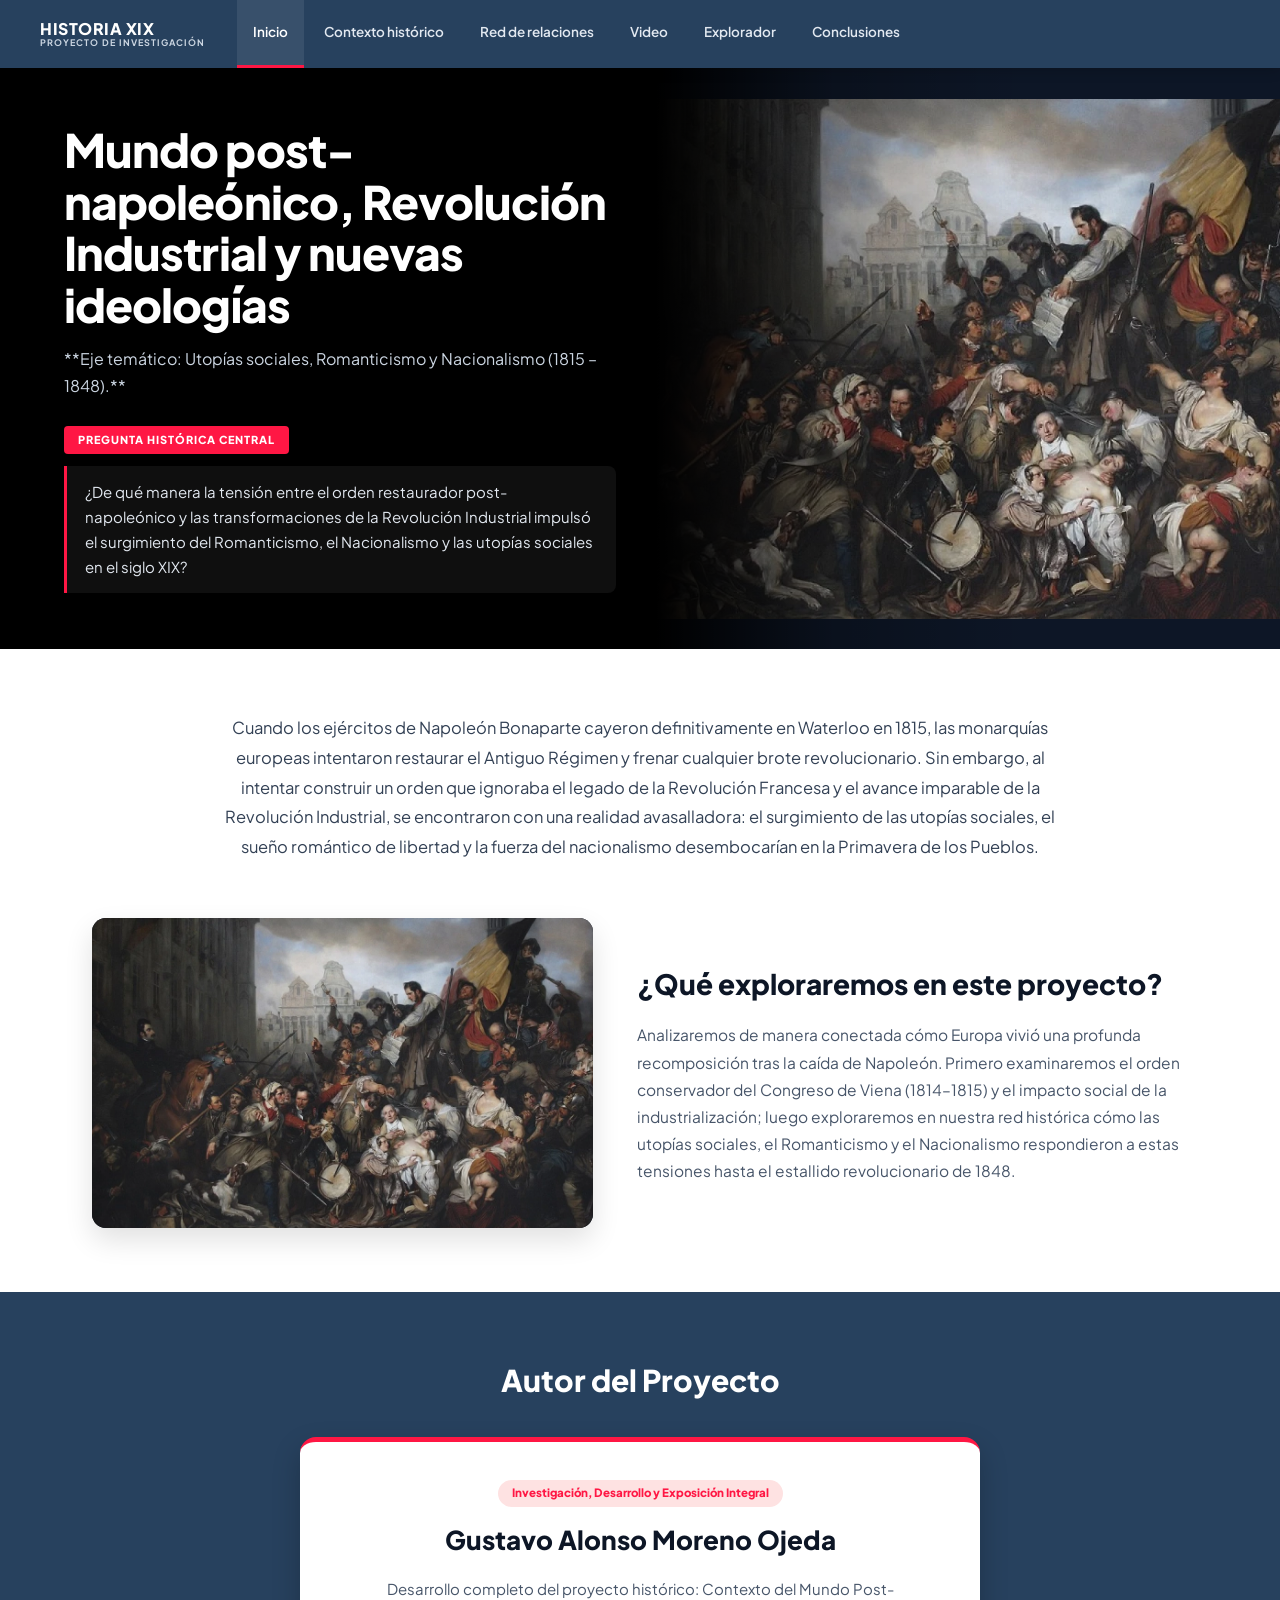
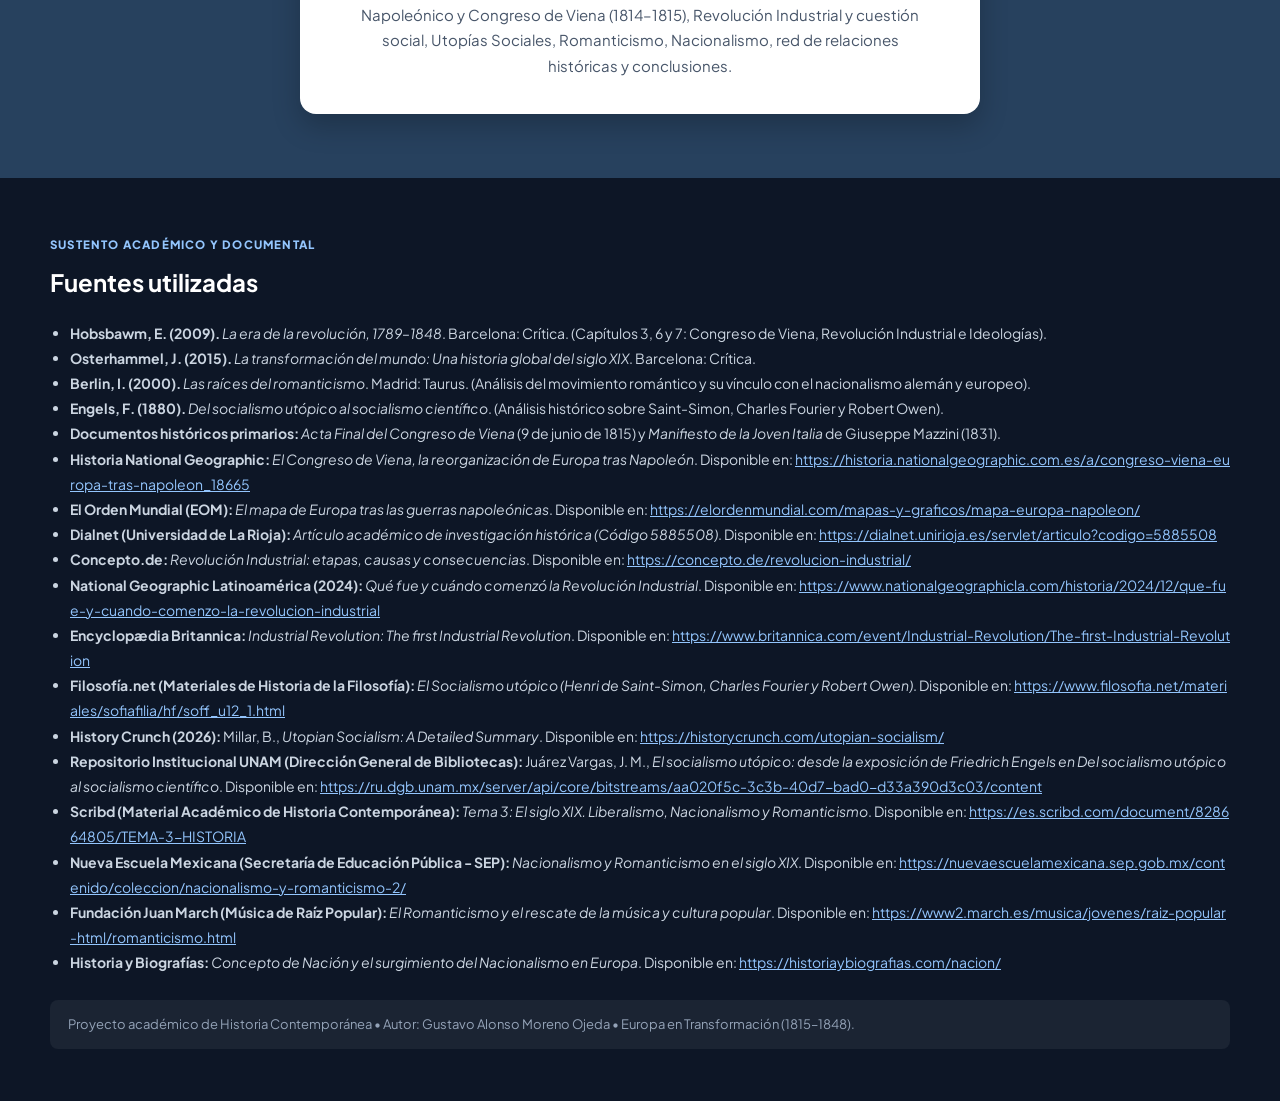
<file: index.html>
<!DOCTYPE html>
<html lang="es">
<head>
    <meta charset="UTF-8">
    <meta name="viewport" content="width=device-width, initial-scale=1.0">
    <title>Historia Conectada | Mundo Post-Napoleónico y Siglo XIX</title>
    <link rel="stylesheet" href="style.css">
    <link href="https://fonts.googleapis.com/css2?family=Plus+Jakarta+Sans:wght@400;500;600;700;800&display=swap" rel="stylesheet">
    <link rel="stylesheet" href="https://cdnjs.cloudflare.com/ajax/libs/font-awesome/6.4.0/css/all.min.css">
</head>
<body>

    <!-- BARRA DE NAVEGACIÓN SUPERIOR -->
    <header class="navbar">
        <div class="nav-left">
            <a href="#" class="logo" onclick="cambiarPagina('inicio'); return false;">
                <span class="logo-title">HISTORIA XIX</span>
                <span class="logo-sub">PROYECTO DE INVESTIGACIÓN</span>
            </a>
            <nav class="nav-links">
                <a href="#" class="nav-tab active" data-page="inicio" onclick="cambiarPagina('inicio'); return false;">Inicio</a>
                <a href="#" class="nav-tab" data-page="contexto" onclick="cambiarPagina('contexto'); return false;">Contexto histórico</a>
                <a href="#" class="nav-tab" data-page="red-historica" onclick="cambiarPagina('red-historica'); return false;">Red de relaciones</a>
                <a href="#" class="nav-tab" data-page="audiovisual" onclick="cambiarPagina('audiovisual'); return false;">Video</a>
                <a href="#" class="nav-tab" data-page="recurso-interactivo" onclick="cambiarPagina('recurso-interactivo'); return false;">Explorador</a>
                <a href="#" class="nav-tab" data-page="conclusiones" onclick="cambiarPagina('conclusiones'); return false;">Conclusiones</a>
            </nav>
        </div>
        <div class="nav-right">
            <span class="page-indicator" id="pageIndicator">PÁGINA 1 DE 6</span>
        </div>
    </header>

    <!-- CONTENEDOR PRINCIPAL DE PÁGINAS -->
    <main class="pages-wrapper">

        <!-- 1. INICIO -->
        <section id="inicio" class="page-view active-page">
            
            <!-- HERO NEGRO CON IMAGEN A LA DERECHA -->
            <div class="hero">
                <div class="hero-inner">
                    <div class="hero-left">
                        <h1 class="hero-title">Mundo post-napoleónico, Revolución Industrial y nuevas ideologías</h1>
                        <p class="hero-subtitle">**Eje temático: Utopías sociales, Romanticismo y Nacionalismo (1815 – 1848).**</p>
                        
                        <div class="hero-question-pill">
                            <span>PREGUNTA HISTÓRICA CENTRAL</span>
                        </div>
                        <p class="hero-question-text">
                            ¿De qué manera la tensión entre el orden restaurador post-napoleónico y las transformaciones de la Revolución Industrial impulsó el surgimiento del Romanticismo, el Nacionalismo y las utopías sociales en el siglo XIX?
                        </p>
                    </div>

                    <div class="hero-right">
                        <img src="portada.jpg" alt="Portada histórica" onerror="probarExtensiones(this, 'portada')">
                        <div class="hero-image-fade"></div>
                    </div>
                </div>
            </div>

            <!-- SECCIÓN BLANCA EDITORIAL -->
            <div class="intro-white-section">
                <p class="intro-centered-text">
                    Cuando los ejércitos de Napoleón Bonaparte cayeron definitivamente en Waterloo en 1815, las monarquías europeas intentaron restaurar el Antiguo Régimen y frenar cualquier brote revolucionario. Sin embargo, al intentar construir un orden que ignoraba el legado de la Revolución Francesa y el avance imparable de la Revolución Industrial, se encontraron con una realidad avasalladora: el surgimiento de las utopías sociales, el sueño romántico de libertad y la fuerza del nacionalismo desembocarían en la Primavera de los Pueblos.
                </p>

                <div class="intro-split-grid">
                    <div class="intro-split-img">
                        <img src="portada.jpg" alt="Europa después de Napoleón" onerror="probarExtensiones(this, 'portada')">
                    </div>
                    <div class="intro-split-text">
                        <h2>¿Qué exploraremos en este proyecto?</h2>
                        <p>
                            Analizaremos de manera conectada cómo Europa vivió una profunda recomposición tras la caída de Napoleón. Primero examinaremos el orden conservador del Congreso de Viena (1814–1815) y el impacto social de la industrialización; luego exploraremos en nuestra red histórica cómo las utopías sociales, el Romanticismo y el Nacionalismo respondieron a estas tensiones hasta el estallido revolucionario de 1848.
                        </p>
                    </div>
                </div>
            </div>

            <!-- FRANJA AZUL PIZARRA CON EL AUTOR DEL PROYECTO -->
            <div class="members-blue-section">
                <h2 class="members-section-title">Autor del Proyecto</h2>

                <div class="author-single-wrapper">
                    <div class="author-card-clean">
                        <span class="member-tag">Investigación, Desarrollo y Exposición Integral</span>
                        <h3>Gustavo Alonso Moreno Ojeda</h3>
                        <p>
                            Desarrollo completo del proyecto histórico: Contexto del Mundo Post-Napoleónico y Congreso de Viena (1814–1815), Revolución Industrial y cuestión social, Utopías Sociales, Romanticismo, Nacionalismo, red de relaciones históricas y conclusiones.
                        </p>
                    </div>
                </div>
            </div>

        </section>

        <!-- 2. CONTEXTO HISTÓRICO (Todo en fondo blanco editorial + 4 Cuadros) -->
        <section id="contexto" class="page-view section-container">
            <div class="section-header context-editorial-intro">
                <h2 class="context-main-title">Contexto histórico y problema estudiado</h2>

                <div class="context-white-body">
                    <h3 class="context-subtitle">El periodo histórico (1814–1848)</h3>
                    <p>
                        Entre 1814 y 1848 Europa atravesó una etapa decisiva de transición entre el orden monárquico tradicional y la modernidad política y económica. Tras veinticinco años de guerras revolucionarias y expansión imperial bajo Napoleón Bonaparte, las potencias vencedoras (Reino Unido, Austria, Rusia y Prusia) convocaron el Congreso de Viena (1814–1815) para inaugurar el llamado mundo post-napoleónico. Guiados por principios de legitimidad dinástica y equilibrio de poderes, los diplomáticos rediseñaron las fronteras del continente y conformaron alianzas conservadoras, como la Santa Alianza, con el propósito de impedir la hegemonía de cualquier nación y reprimir las ideas heredadas de la Revolución Francesa.
                    </p>
                    <p>
                        Sin embargo, al mismo tiempo que los gobiernos intentaban estabilizar el mapa político desde arriba, Europa experimentaba una acelerada transformación desde abajo. La expansión de la Revolución Industrial desde Gran Bretaña hacia el continente modificó las formas de producir, aceleró el crecimiento de las ciudades, consolidó el poder económico de la burguesía y dio origen a una numerosa clase obrera urbana que vivía en condiciones de extrema precariedad.
                    </p>

                    <h3 class="context-subtitle">El problema estudiado</h3>
                    <p>
                        El problema central de este periodo radica en la profunda contradicción entre el orden diplomático impuesto en Viena y las nuevas fuerzas sociales, económicas y culturales del siglo XIX. Por un lado, las fronteras trazadas por las monarquías ignoraron la identidad lingüística, histórica y cultural de millones de habitantes, dejando divididos a pueblos como el alemán y el italiano, o sometidos bajo imperios multinacionales como el austriaco, el ruso y el otomano. Por otro lado, el avance desregulado de la industrialización generó una aguda cuestión social marcada por jornadas laborales extenuantes, bajos salarios y ausencia de derechos para los trabajadores.
                    </p>
                    <p>
                        Frente a esta doble crisis surgieron tres grandes respuestas que definieron la época: las utopías sociales, impulsadas por pensadores como Saint-Simon, Charles Fourier y Robert Owen, quienes propusieron comunidades cooperativas y una organización más justa del trabajo; el Romanticismo, que reaccionó contra el racionalismo frío y la mecanización exaltando la libertad creadora, las emociones y el valor de las tradiciones populares; y el Nacionalismo, que convirtió la identidad cultural de cada pueblo en una exigencia política de soberanía y autodeterminación. La convergencia de estas corrientes alimentó las oleadas revolucionarias de 1820, 1830 y 1848, poniendo en jaque definitivo el sistema de la Restauración.
                    </p>

                    <p class="context-cta-line">
                        Haz clic en cualquiera de los 4 cuadros para explorar el desarrollo completo de cada eje:
                    </p>
                </div>
            </div>

            <!-- 4 CUADROS INTERACTIVOS CON IMAGEN Y RESUMEN BREVE -->
            <div class="context-grid-4">
                <article class="topic-card" onclick="abrirDetalleTema('postnapoleonico')">
                    <div class="topic-card-img">
                        <img src="tema_napoleon.jpg" alt="Mundo Post-Napoleónico" onerror="probarExtensiones(this, 'tema_napoleon')">
                        <span class="topic-badge">01 • MUNDO POST-NAPOLEÓNICO</span>
                    </div>
                    <div class="topic-card-body">
                        <h3>El Congreso de Viena (1814–1815) y el Equilibrio de Poder</h3>
                        <p>La cumbre diplomática en el Palacio del Hofburg liderada por Castlereagh, Metternich, Talleyrand y el zar Alejandro I tras la caída de Napoleón.</p>
                        <span class="topic-link">Explorar tema completo <i class="fa-solid fa-arrow-right"></i></span>
                    </div>
                </article>

                <article class="topic-card" onclick="abrirDetalleTema('industrial')">
                    <div class="topic-card-img">
                        <img src="tema_industria.jpg" alt="Revolución Industrial" onerror="probarExtensiones(this, 'tema_industria')">
                        <span class="topic-badge">02 • REVOLUCIÓN INDUSTRIAL</span>
                    </div>
                    <div class="topic-card-body">
                        <h3>Fábricas, Vapor y Cuestión Social</h3>
                        <p>La mecanización productiva, el nacimiento del proletariado urbano y las duras condiciones laborales del capitalismo fabril.</p>
                        <span class="topic-link">Explorar tema completo <i class="fa-solid fa-arrow-right"></i></span>
                    </div>
                </article>

                <article class="topic-card" onclick="abrirDetalleTema('utopias')">
                    <div class="topic-card-img">
                        <img src="tema_utopias.jpg" alt="Utopías Sociales" onerror="probarExtensiones(this, 'tema_utopias')">
                        <span class="topic-badge">03 • UTOPÍAS SOCIALES</span>
                    </div>
                    <div class="topic-card-body">
                        <h3>Alternativas frente al Capitalismo</h3>
                        <p>Las propuestas comunitarias de Saint-Simon, Fourier y Owen para humanizar el trabajo y construir sociedades justas.</p>
                        <span class="topic-link">Explorar tema completo <i class="fa-solid fa-arrow-right"></i></span>
                    </div>
                </article>

                <article class="topic-card" onclick="abrirDetalleTema('romanticismo')">
                    <div class="topic-card-img">
                        <img src="tema_romanticismo.jpg" alt="Romanticismo y Nacionalismo" onerror="probarExtensiones(this, 'tema_romanticismo')">
                        <span class="topic-badge">04 • ROMANTICISMO Y NACIONALISMO</span>
                    </div>
                    <div class="topic-card-body">
                        <h3>Sentimiento, Identidad y Revolución</h3>
                        <p>La exaltación de la libertad individual y el espíritu de los pueblos (Volksgeist) que impulsó las revoluciones de 1820 a 1848.</p>
                        <span class="topic-link">Explorar tema completo <i class="fa-solid fa-arrow-right"></i></span>
                    </div>
                </article>
            </div>
        </section>

        <!-- VISTA DETALLADA DE CADA TEMA -->
        <section id="detalle-tema" class="page-view section-container wide-page">
            <div class="detail-top-bar">
                <button class="back-topics-btn" onclick="cambiarPagina('contexto')">
                    <i class="fa-solid fa-arrow-left"></i> Volver a los 4 ejes del Contexto Histórico
                </button>
            </div>

            <article class="topic-full-article" id="topicFullContainer"></article>
        </section>

        <!-- 3. RED INTERACTIVA DE RELACIONES HISTÓRICAS (DISEÑO EDITORIAL DE 4 COLUMNAS CAUSALES) -->
        <section id="red-historica" class="page-view section-container wide-page">
            <div class="section-header">
                <h2>Red interactiva de relaciones históricas</h2>
                <p class="section-desc">
                    Selecciona cualquier nodo del mapa para visualizar cómo se articulan las causas estructurales, los actores históricos, los acontecimientos clave y las consecuencias ideológicas y políticas entre 1814 y 1848.
                </p>
            </div>

            <!-- TABLERO RELACIONAL EN 4 COLUMNAS -->
            <div class="causal-board" id="networkCanvas">
                <svg class="causal-svg" id="networkLines"></svg>

                <div class="causal-columns" id="nodesContainer"></div>
            </div>

            <!-- PANEL DE ANÁLISIS DETALLADO DEBAJO DEL MAPA -->
            <div class="causal-detail-panel" id="networkDetail">
                <div class="causal-detail-header">
                    <div>
                        <span class="detail-badge" id="detailType">CAUSA ESTRUCTURAL</span>
                        <h3 id="detailTitle">Caída de Napoleón y Restauración</h3>
                        <span class="detail-period" id="detailPeriod">1814 – 1815 • Europa Post-Napoleónica</span>
                    </div>
                    <div class="detail-source-tag" id="detailSource">
                        Fuente: Hobsbawm (2009) / Acta Final de Viena (1815)
                    </div>
                </div>

                <p class="causal-detail-desc" id="detailDesc"></p>

                <div class="causal-links-grid" id="detailConnections"></div>
            </div>
        </section>

        <!-- 4. PRODUCCIÓN AUDIOVISUAL INTEGRADA + VIDEOS RECOMENDADOS -->
        <section id="audiovisual" class="page-view section-container wide-page">
            <div class="section-header" style="text-align: center;">
                <h2>Entrevista histórica: Voces del Siglo XIX (1814–1848)</h2>
                <p class="section-desc" style="margin: 8px auto 0;">Diálogo de preguntas y respuestas con cuatro protagonistas clave —Klemens von Metternich, un obrero textil de Manchester, Robert Owen y Giuseppe Mazzini— para responder a la pregunta central de esta investigación.</p>
            </div>

            <!-- VIDEO CENTRADO Y LIMPIO (DESDE GOOGLE DRIVE) -->
            <div class="video-center-wrapper">
                <div class="video-placeholder" id="videoContainer">
                    <iframe src="https://drive.google.com/file/d/17T6R74Y1khU-YQ6JDqPJ3XFawSlQYVWX/preview" allow="autoplay; fullscreen" allowfullscreen></iframe>
                </div>
            </div>

            <!-- ESPACIO INFERIOR: VIDEOS DE YOUTUBE PARA ENTENDER MÁS CADA TEMA -->
            <div class="youtube-library-section">
                <div class="section-header">
                    <span class="section-kicker">RECURSOS DE APOYO PARA APRENDER MÁS</span>
                    <h2>Videos recomendados para comprender mejor cada tema</h2>
                    <p class="section-desc">Si deseas profundizar en los contenidos de esta investigación, aquí tienes una selección de videos explicativos divididos por cada eje temático.</p>
                </div>

                <!-- MUNDO POST-NAPOLEÓNICO -->
                <div class="yt-topic-block">
                    <div class="yt-topic-header">
                        <h3>Mundo Post-Napoleónico</h3>
                        <p>La caída de Napoleón, el equilibrio de poderes en 1814–1815 y la Europa de la Restauración.</p>
                    </div>
                    <div class="yt-videos-grid">
                        <div class="yt-card">
                            <div class="yt-embed-box">
                                <iframe src="https://www.youtube.com/embed/ypKxEuZZFL0" title="Video 1 Mundo Post-Napoleónico" allowfullscreen></iframe>
                            </div>
                        </div>

                        <div class="yt-card">
                            <div class="yt-embed-box">
                                <iframe src="https://www.youtube.com/embed/-NW9rv7Idz4" title="Video 2 Mundo Post-Napoleónico" allowfullscreen></iframe>
                            </div>
                        </div>

                        <div class="yt-card">
                            <div class="yt-embed-box">
                                <iframe src="https://www.youtube.com/embed/e11QVKz-0LU" title="Video 3 Mundo Post-Napoleónico" allowfullscreen></iframe>
                            </div>
                        </div>
                    </div>
                </div>

                <!-- REVOLUCIÓN INDUSTRIAL -->
                <div class="yt-topic-block">
                    <div class="yt-topic-header">
                        <h3>Revolución Industrial</h3>
                        <p>La máquina de vapor, el surgimiento de las fábricas, el ferrocarril y la cuestión social.</p>
                    </div>
                    <div class="yt-videos-grid">
                        <div class="yt-card">
                            <div class="yt-embed-box">
                                <iframe src="https://www.youtube.com/embed/XerUPdM-fRo" title="Video 1 Revolución Industrial" allowfullscreen></iframe>
                            </div>
                        </div>

                        <div class="yt-card">
                            <div class="yt-embed-box">
                                <iframe src="https://www.youtube.com/embed/KdknJfxL8kU" title="Video 2 Revolución Industrial" allowfullscreen></iframe>
                            </div>
                        </div>

                        <div class="yt-card">
                            <div class="yt-embed-box">
                                <iframe src="https://www.youtube.com/embed/3LQAnFEADl4?start=1" title="Video 3 Revolución Industrial" allowfullscreen></iframe>
                            </div>
                        </div>
                    </div>
                </div>

               
                <div class="yt-topic-block">
                    <div class="yt-topic-header">
                        <h3>Utopías Sociales</h3>
                        <p>Las propuestas cooperativas y comunitarias de Robert Owen, Charles Fourier y Saint-Simon.</p>
                    </div>
                    <div class="yt-videos-grid">
                        <div class="yt-card">
                            <div class="yt-embed-box">
                                <iframe src="https://www.youtube.com/embed/8f0CWniL_zQ" title="Video 1 Utopías Sociales" allowfullscreen></iframe>
                            </div>
                        </div>

                        <div class="yt-card">
                            <div class="yt-embed-box">
                                <iframe src="https://www.youtube.com/embed/XCE_UxIU9FQ" title="Video 2 Utopías Sociales" allowfullscreen></iframe>
                            </div>
                        </div>

                        <div class="yt-card">
                            <div class="yt-embed-box">
                                <iframe src="https://www.youtube.com/embed/hgHJWEbkjDo" title="Video 3 Utopías Sociales" allowfullscreen></iframe>
                            </div>
                        </div>
                    </div>
                </div>

               
                <div class="yt-topic-block">
                    <div class="yt-topic-header">
                        <h3>Romanticismo y Nacionalismo</h3>
                        <p>El espíritu de los pueblos (Volksgeist), la libertad artística y las revoluciones de 1820 a 1848.</p>
                    </div>
                    <div class="yt-videos-grid">
                        <div class="yt-card">
                            <div class="yt-embed-box">
                                <iframe src="https://www.youtube.com/embed/gDl5Pz48Tdc" title="Video 1 Romanticismo y Nacionalismo" allowfullscreen></iframe>
                            </div>
                        </div>

                        <div class="yt-card">
                            <div class="yt-embed-box">
                                <iframe src="https://www.youtube.com/embed/AGLu3hEExMw" title="Video 2 Romanticismo y Nacionalismo" allowfullscreen></iframe>
                            </div>
                        </div>

                        <div class="yt-card">
                            <div class="yt-embed-box">
                                <iframe src="https://www.youtube.com/embed/DQ3cj6U_t3I" title="Video 3 Romanticismo y Nacionalismo" allowfullscreen></iframe>
                            </div>
                        </div>
                    </div>
                </div>
            </div>
        </section>

        <!-- RECURSO INTERACTIVO ADICIONAL (LÍNEA DE TIEMPO CLARA Y COMPARADOR DE CORRIENTES) -->
        <section id="recurso-interactivo" class="page-view section-container">
            <div class="section-header">
                <h2>Explorador cronológico y comparador de corrientes</h2>
                <p class="section-desc">
                    Recorre paso a paso los acontecimientos clave entre 1814 y 1848 o selecciona una corriente del siglo XIX para comparar sus ideas principales, protagonistas y legado histórico.
                </p>
            </div>

            <!-- LÍNEA DE TIEMPO INTERACTIVA -->
            <div class="explorer-section-block">
                <div class="explorer-block-header">
                    <h3>1. Línea de tiempo del periodo (1814 – 1848)</h3>
                    <div class="timeline-pills">
                        <button class="tl-pill-btn active" onclick="filtrarCronologia('todos', this)">Todos (9)</button>
                        <button class="tl-pill-btn" onclick="filtrarCronologia('restauracion', this)">Mundo Post-Napoleónico</button>
                        <button class="tl-pill-btn" onclick="filtrarCronologia('industria', this)">Revolución Industrial y Utopías</button>
                        <button class="tl-pill-btn" onclick="filtrarCronologia('nacionalismo', this)">Romanticismo y Nacionalismo</button>
                    </div>
                </div>

                <div class="timeline-list" id="timelineContainer"></div>
            </div>

            <!-- COMPARADOR DE CORRIENTES -->
            <div class="comparator-box">
                <div class="comparator-top">
                    <div>
                        <h3>2. Comparador de corrientes ideológicas y culturales</h3>
                        <p class="comp-subtitle">Selecciona una corriente para ver a qué problema respondía, quiénes la impulsaron y cuál fue su aporte:</p>
                    </div>
                    <div class="comparator-buttons">
                        <button class="comp-btn active" onclick="compararCorriente('romanticismo', this)">Romanticismo</button>
                        <button class="comp-btn" onclick="compararCorriente('nacionalismo', this)">Nacionalismo</button>
                        <button class="comp-btn" onclick="compararCorriente('utopias', this)">Utopías Sociales</button>
                    </div>
                </div>

                <div class="comparator-result" id="comparatorResult"></div>
            </div>
        </section>

        <!-- CONCLUSIONES -->
        <section id="conclusiones" class="page-view section-container">
            <div class="section-header">
                <h2>Conclusiones de la investigación</h2>
            </div>
            <div class="conclusions-box">
                <h3>Respuesta fundamentada a la pregunta histórica central</h3>
                <p><strong>1. El equilibrio estatal frente a los derechos de los pueblos:</strong> Como demostró el Congreso de Viena (1814–1815), la diplomacia de Castlereagh, Metternich, Talleyrand y Alejandro I logró evitar grandes guerras entre potencias durante décadas, pero lo hizo prescindiendo de los derechos nacionales y democráticos de los pueblos, provocando constantes revoluciones internas.</p>
                <p><strong>2. Respuestas ideológicas frente a la doble transformación:</strong> Las nuevas corrientes del periodo nacieron como respuestas directas a estas tensiones. Frente a la explotación fabril de la Revolución Industrial surgieron las <strong>utopías sociales</strong> buscando justicia comunitaria; frente al mecanicismo frío nació el <strong>Romanticismo</strong> reivindicando la subjetividad y las raíces culturales; y frente a las fronteras trazadas en Viena emergió el <strong>Nacionalismo</strong>, convirtiendo la identidad cultural en un proyecto político de soberanía.</p>
                <p><strong>3. Legado hacia la modernidad:</strong> Aunque las revoluciones de 1848 fueron reprimidas en el corto plazo, consolidaron la agenda política del mundo contemporáneo: los derechos laborales, la participación ciudadana, el Estado-nación (culminando en las unificaciones de Italia en 1861 y Alemania en 1871) y la sensibilidad artística moderna.</p>
            </div>
        </section>

    </main>

    <!-- FUENTES BIBLIOGRÁFICAS (Siempre en la parte inferior) -->
    <footer class="sources-footer">
        <div class="footer-inner">
            <span class="section-kicker" style="color:#93c5fd;">SUSTENTO ACADÉMICO Y DOCUMENTAL</span>
            <h3>Fuentes utilizadas</h3>
            <ul class="sources-list">
                <li><strong>Hobsbawm, E. (2009).</strong> <em>La era de la revolución, 1789–1848</em>. Barcelona: Crítica. (Capítulos 3, 6 y 7: Congreso de Viena, Revolución Industrial e Ideologías).</li>
                <li><strong>Osterhammel, J. (2015).</strong> <em>La transformación del mundo: Una historia global del siglo XIX</em>. Barcelona: Crítica.</li>
                <li><strong>Berlin, I. (2000).</strong> <em>Las raíces del romanticismo</em>. Madrid: Taurus. (Análisis del movimiento romántico y su vínculo con el nacionalismo alemán y europeo).</li>
                <li><strong>Engels, F. (1880).</strong> <em>Del socialismo utópico al socialismo científico</em>. (Análisis histórico sobre Saint-Simon, Charles Fourier y Robert Owen).</li>
                <li><strong>Documentos históricos primarios:</strong> <em>Acta Final del Congreso de Viena</em> (9 de junio de 1815) y <em>Manifiesto de la Joven Italia</em> de Giuseppe Mazzini (1831).</li>
                <li><strong>Historia National Geographic:</strong> <em>El Congreso de Viena, la reorganización de Europa tras Napoleón</em>. Disponible en: <a href="https://historia.nationalgeographic.com.es/a/congreso-viena-europa-tras-napoleon_18665" target="_blank" rel="noopener noreferrer">https://historia.nationalgeographic.com.es/a/congreso-viena-europa-tras-napoleon_18665</a></li>
                <li><strong>El Orden Mundial (EOM):</strong> <em>El mapa de Europa tras las guerras napoleónicas</em>. Disponible en: <a href="https://elordenmundial.com/mapas-y-graficos/mapa-europa-napoleon/" target="_blank" rel="noopener noreferrer">https://elordenmundial.com/mapas-y-graficos/mapa-europa-napoleon/</a></li>
                <li><strong>Dialnet (Universidad de La Rioja):</strong> <em>Artículo académico de investigación histórica (Código 5885508)</em>. Disponible en: <a href="https://dialnet.unirioja.es/servlet/articulo?codigo=5885508" target="_blank" rel="noopener noreferrer">https://dialnet.unirioja.es/servlet/articulo?codigo=5885508</a></li>
                <li><strong>Concepto.de:</strong> <em>Revolución Industrial: etapas, causas y consecuencias</em>. Disponible en: <a href="https://concepto.de/revolucion-industrial/" target="_blank" rel="noopener noreferrer">https://concepto.de/revolucion-industrial/</a></li>
                <li><strong>National Geographic Latinoamérica (2024):</strong> <em>Qué fue y cuándo comenzó la Revolución Industrial</em>. Disponible en: <a href="https://www.nationalgeographicla.com/historia/2024/12/que-fue-y-cuando-comenzo-la-revolucion-industrial" target="_blank" rel="noopener noreferrer">https://www.nationalgeographicla.com/historia/2024/12/que-fue-y-cuando-comenzo-la-revolucion-industrial</a></li>
                <li><strong>Encyclopædia Britannica:</strong> <em>Industrial Revolution: The first Industrial Revolution</em>. Disponible en: <a href="https://www.britannica.com/event/Industrial-Revolution/The-first-Industrial-Revolution" target="_blank" rel="noopener noreferrer">https://www.britannica.com/event/Industrial-Revolution/The-first-Industrial-Revolution</a></li>
                <li><strong>Filosofía.net (Materiales de Historia de la Filosofía):</strong> <em>El Socialismo utópico (Henri de Saint-Simon, Charles Fourier y Robert Owen)</em>. Disponible en: <a href="https://www.filosofia.net/materiales/sofiafilia/hf/soff_u12_1.html" target="_blank" rel="noopener noreferrer">https://www.filosofia.net/materiales/sofiafilia/hf/soff_u12_1.html</a></li>
                <li><strong>History Crunch (2026):</strong> Millar, B., <em>Utopian Socialism: A Detailed Summary</em>. Disponible en: <a href="https://historycrunch.com/utopian-socialism/" target="_blank" rel="noopener noreferrer">https://historycrunch.com/utopian-socialism/</a></li>
                <li><strong>Repositorio Institucional UNAM (Dirección General de Bibliotecas):</strong> Juárez Vargas, J. M., <em>El socialismo utópico: desde la exposición de Friedrich Engels en Del socialismo utópico al socialismo científico</em>. Disponible en: <a href="https://ru.dgb.unam.mx/server/api/core/bitstreams/aa020f5c-3c3b-40d7-bad0-d33a390d3c03/content" target="_blank" rel="noopener noreferrer">https://ru.dgb.unam.mx/server/api/core/bitstreams/aa020f5c-3c3b-40d7-bad0-d33a390d3c03/content</a></li>
                <li><strong>Scribd (Material Académico de Historia Contemporánea):</strong> <em>Tema 3: El siglo XIX. Liberalismo, Nacionalismo y Romanticismo</em>. Disponible en: <a href="https://es.scribd.com/document/828664805/TEMA-3-HISTORIA" target="_blank" rel="noopener noreferrer">https://es.scribd.com/document/828664805/TEMA-3-HISTORIA</a></li>
                <li><strong>Nueva Escuela Mexicana (Secretaría de Educación Pública - SEP):</strong> <em>Nacionalismo y Romanticismo en el siglo XIX</em>. Disponible en: <a href="https://nuevaescuelamexicana.sep.gob.mx/contenido/coleccion/nacionalismo-y-romanticismo-2/" target="_blank" rel="noopener noreferrer">https://nuevaescuelamexicana.sep.gob.mx/contenido/coleccion/nacionalismo-y-romanticismo-2/</a></li>
                <li><strong>Fundación Juan March (Música de Raíz Popular):</strong> <em>El Romanticismo y el rescate de la música y cultura popular</em>. Disponible en: <a href="https://www2.march.es/musica/jovenes/raiz-popular-html/romanticismo.html" target="_blank" rel="noopener noreferrer">https://www2.march.es/musica/jovenes/raiz-popular-html/romanticismo.html</a></li>
                <li><strong>Historia y Biografías:</strong> <em>Concepto de Nación y el surgimiento del Nacionalismo en Europa</em>. Disponible en: <a href="https://historiaybiografias.com/nacion/" target="_blank" rel="noopener noreferrer">https://historiaybiografias.com/nacion/</a></li>
            </ul>

            <div class="ai-disclosure">
                Proyecto académico de Historia Contemporánea • Autor: Gustavo Alonso Moreno Ojeda • Europa en Transformación (1815–1848).
            </div>
        </div>
    </footer>

    <script src="script.js"></script>
</body>
</html>
</file>
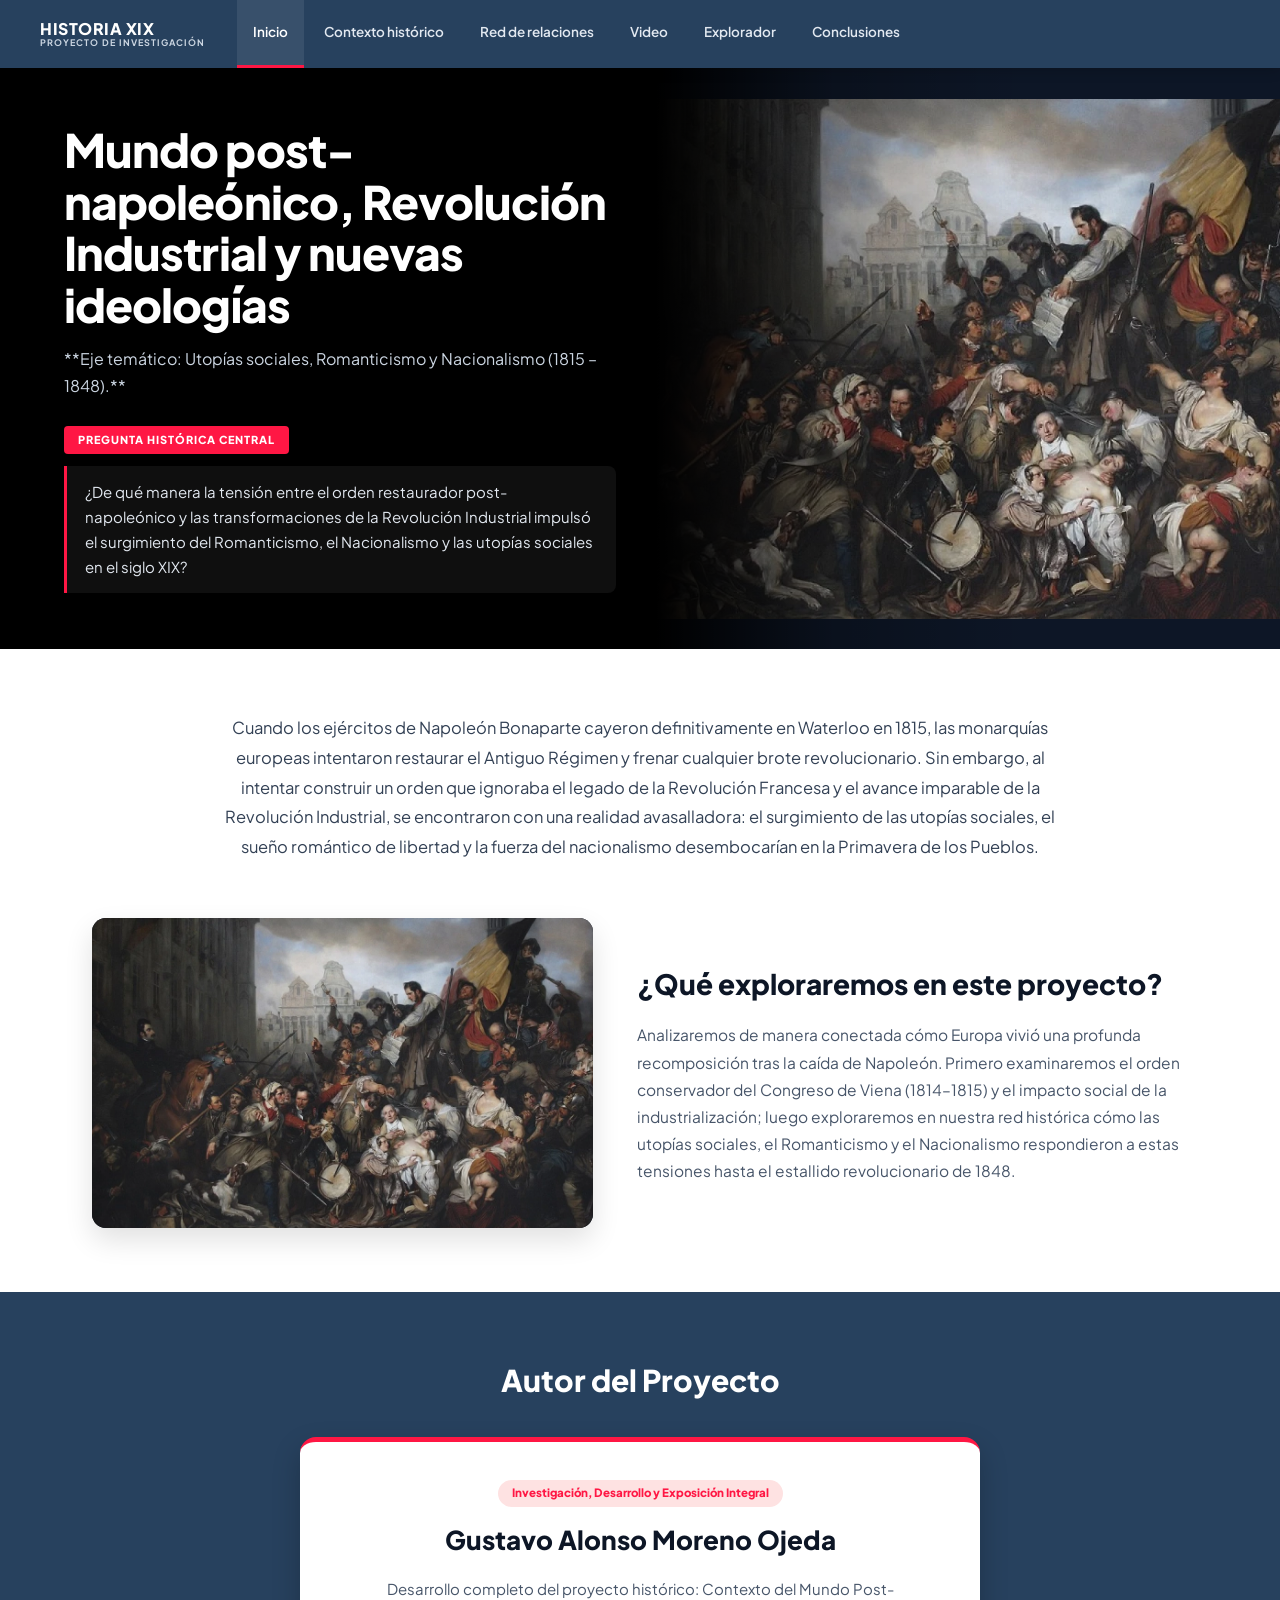
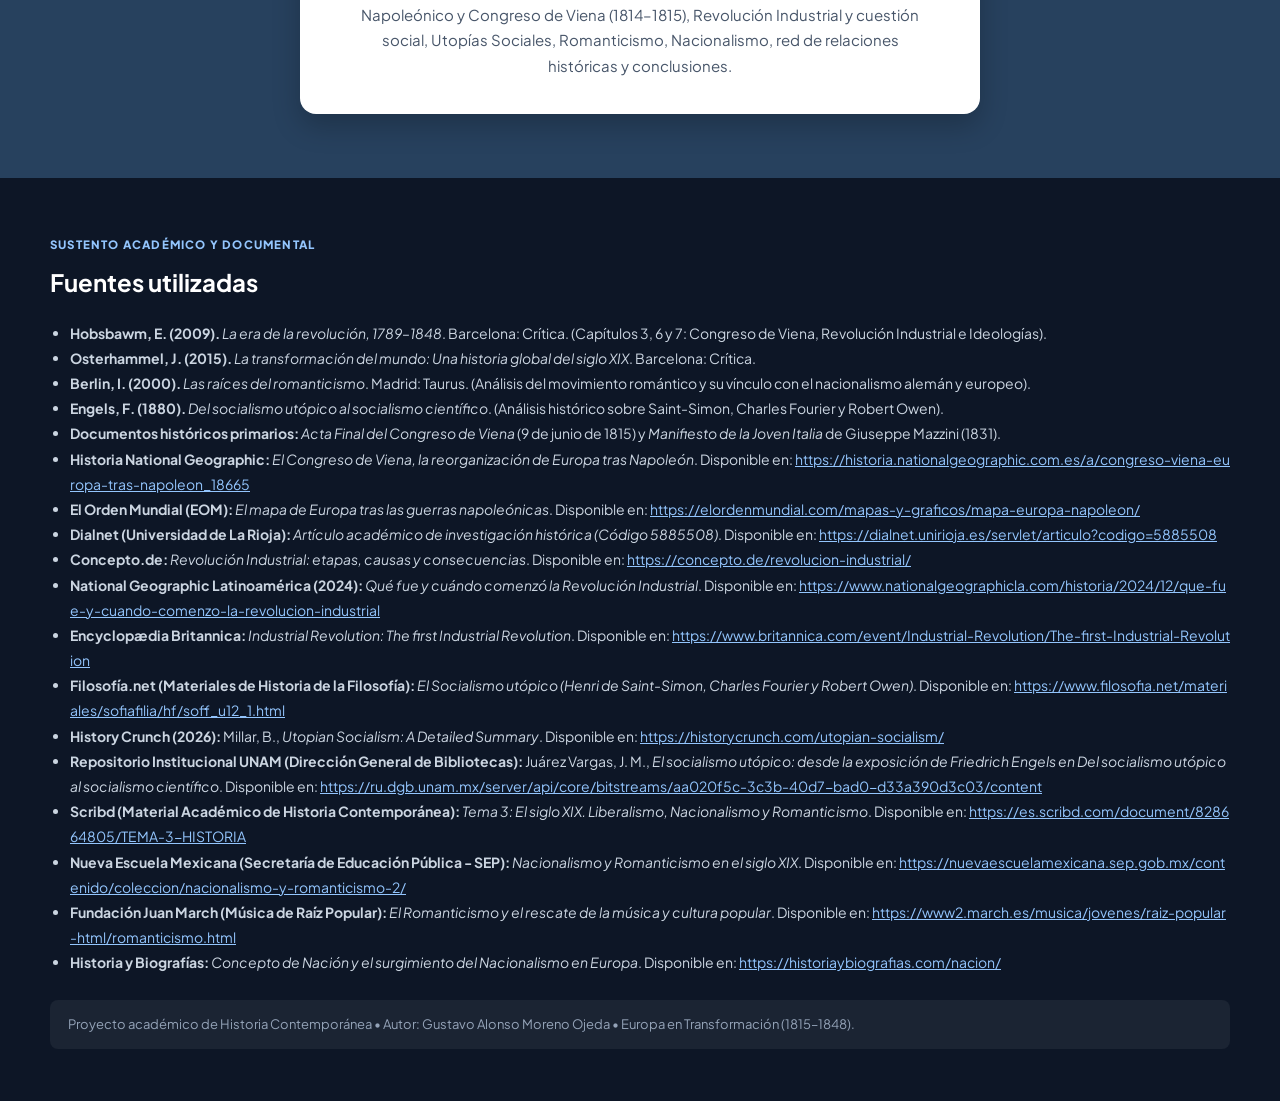
<file: main.html>
<!DOCTYPE html>
<html lang="es">
<head>
    <meta charset="UTF-8">
    <meta name="viewport" content="width=device-width, initial-scale=1.0">
    <title>Historia Conectada | Mundo Post-Napoleónico y Siglo XIX</title>
    <link rel="stylesheet" href="style.css">
    <link href="https://fonts.googleapis.com/css2?family=Plus+Jakarta+Sans:wght@400;500;600;700;800&display=swap" rel="stylesheet">
    <link rel="stylesheet" href="https://cdnjs.cloudflare.com/ajax/libs/font-awesome/6.4.0/css/all.min.css">
</head>
<body>

    <!-- BARRA DE NAVEGACIÓN SUPERIOR -->
    <header class="navbar">
        <div class="nav-left">
            <a href="#" class="logo" onclick="cambiarPagina('inicio'); return false;">
                <span class="logo-title">HISTORIA XIX</span>
                <span class="logo-sub">PROYECTO DE INVESTIGACIÓN</span>
            </a>
            <nav class="nav-links">
                <a href="#" class="nav-tab active" data-page="inicio" onclick="cambiarPagina('inicio'); return false;">Inicio</a>
                <a href="#" class="nav-tab" data-page="contexto" onclick="cambiarPagina('contexto'); return false;">Contexto histórico</a>
                <a href="#" class="nav-tab" data-page="red-historica" onclick="cambiarPagina('red-historica'); return false;">Red de relaciones</a>
                <a href="#" class="nav-tab" data-page="audiovisual" onclick="cambiarPagina('audiovisual'); return false;">Video</a>
                <a href="#" class="nav-tab" data-page="recurso-interactivo" onclick="cambiarPagina('recurso-interactivo'); return false;">Explorador</a>
                <a href="#" class="nav-tab" data-page="conclusiones" onclick="cambiarPagina('conclusiones'); return false;">Conclusiones</a>
            </nav>
        </div>
        <div class="nav-right">
            <span class="page-indicator" id="pageIndicator">PÁGINA 1 DE 6</span>
        </div>
    </header>

    <!-- CONTENEDOR PRINCIPAL DE PÁGINAS -->
    <main class="pages-wrapper">

        <!-- 1. INICIO -->
        <section id="inicio" class="page-view active-page">
            
            <!-- HERO NEGRO CON IMAGEN A LA DERECHA -->
            <div class="hero">
                <div class="hero-inner">
                    <div class="hero-left">
                        <h1 class="hero-title">Mundo post-napoleónico, Revolución Industrial y nuevas ideologías</h1>
                        <p class="hero-subtitle">**Eje temático: Utopías sociales, Romanticismo y Nacionalismo (1815 – 1848).**</p>
                        
                        <div class="hero-question-pill">
                            <span>PREGUNTA HISTÓRICA CENTRAL</span>
                        </div>
                        <p class="hero-question-text">
                            ¿De qué manera la tensión entre el orden restaurador post-napoleónico y las transformaciones de la Revolución Industrial impulsó el surgimiento del Romanticismo, el Nacionalismo y las utopías sociales en el siglo XIX?
                        </p>
                    </div>

                    <div class="hero-right">
                        <img src="portada.jpg" alt="Portada histórica" onerror="probarExtensiones(this, 'portada')">
                        <div class="hero-image-fade"></div>
                    </div>
                </div>
            </div>

            <!-- SECCIÓN BLANCA EDITORIAL -->
            <div class="intro-white-section">
                <p class="intro-centered-text">
                    Cuando los ejércitos de Napoleón Bonaparte cayeron definitivamente en Waterloo en 1815, las monarquías europeas intentaron restaurar el Antiguo Régimen y frenar cualquier brote revolucionario. Sin embargo, al intentar construir un orden que ignoraba el legado de la Revolución Francesa y el avance imparable de la Revolución Industrial, se encontraron con una realidad avasalladora: el surgimiento de las utopías sociales, el sueño romántico de libertad y la fuerza del nacionalismo desembocarían en la Primavera de los Pueblos.
                </p>

                <div class="intro-split-grid">
                    <div class="intro-split-img">
                        <img src="portada.jpg" alt="Europa después de Napoleón" onerror="probarExtensiones(this, 'portada')">
                    </div>
                    <div class="intro-split-text">
                        <h2>¿Qué exploraremos en este proyecto?</h2>
                        <p>
                            Analizaremos de manera conectada cómo Europa vivió una profunda recomposición tras la caída de Napoleón. Primero examinaremos el orden conservador del Congreso de Viena (1814–1815) y el impacto social de la industrialización; luego exploraremos en nuestra red histórica cómo las utopías sociales, el Romanticismo y el Nacionalismo respondieron a estas tensiones hasta el estallido revolucionario de 1848.
                        </p>
                    </div>
                </div>
            </div>

            <!-- FRANJA AZUL PIZARRA CON EL AUTOR DEL PROYECTO -->
            <div class="members-blue-section">
                <h2 class="members-section-title">Autor del Proyecto</h2>

                <div class="author-single-wrapper">
                    <div class="author-card-clean">
                        <span class="member-tag">Investigación, Desarrollo y Exposición Integral</span>
                        <h3>Gustavo Alonso Moreno Ojeda</h3>
                        <p>
                            Desarrollo completo del proyecto histórico: Contexto del Mundo Post-Napoleónico y Congreso de Viena (1814–1815), Revolución Industrial y cuestión social, Utopías Sociales, Romanticismo, Nacionalismo, red de relaciones históricas y conclusiones.
                        </p>
                    </div>
                </div>
            </div>

        </section>

        <!-- 2. CONTEXTO HISTÓRICO (Todo en fondo blanco editorial + 4 Cuadros) -->
        <section id="contexto" class="page-view section-container">
            <div class="section-header context-editorial-intro">
                <span class="section-kicker">PÁGINA 02 • EL ESCENARIO EUROPEO (1814 – 1848)</span>
                <h2 class="context-main-title">Contexto histórico y problema estudiado</h2>

                <div class="context-white-body">
                    <h3 class="context-subtitle">El periodo histórico (1814–1848)</h3>
                    <p>
                        Entre 1814 y 1848 Europa atravesó una etapa decisiva de transición entre el orden monárquico tradicional y la modernidad política y económica. Tras veinticinco años de guerras revolucionarias y expansión imperial bajo Napoleón Bonaparte, las potencias vencedoras (Reino Unido, Austria, Rusia y Prusia) convocaron el Congreso de Viena (1814–1815) para inaugurar el llamado mundo post-napoleónico. Guiados por principios de legitimidad dinástica y equilibrio de poderes, los diplomáticos rediseñaron las fronteras del continente y conformaron alianzas conservadoras, como la Santa Alianza, con el propósito de impedir la hegemonía de cualquier nación y reprimir las ideas heredadas de la Revolución Francesa.
                    </p>
                    <p>
                        Sin embargo, al mismo tiempo que los gobiernos intentaban estabilizar el mapa político desde arriba, Europa experimentaba una acelerada transformación desde abajo. La expansión de la Revolución Industrial desde Gran Bretaña hacia el continente modificó las formas de producir, aceleró el crecimiento de las ciudades, consolidó el poder económico de la burguesía y dio origen a una numerosa clase obrera urbana que vivía en condiciones de extrema precariedad.
                    </p>

                    <h3 class="context-subtitle">El problema estudiado</h3>
                    <p>
                        El problema central de este periodo radica en la profunda contradicción entre el orden diplomático impuesto en Viena y las nuevas fuerzas sociales, económicas y culturales del siglo XIX. Por un lado, las fronteras trazadas por las monarquías ignoraron la identidad lingüística, histórica y cultural de millones de habitantes, dejando divididos a pueblos como el alemán y el italiano, o sometidos bajo imperios multinacionales como el austriaco, el ruso y el otomano. Por otro lado, el avance desregulado de la industrialización generó una aguda cuestión social marcada por jornadas laborales extenuantes, bajos salarios y ausencia de derechos para los trabajadores.
                    </p>
                    <p>
                        Frente a esta doble crisis surgieron tres grandes respuestas que definieron la época: las utopías sociales, impulsadas por pensadores como Saint-Simon, Charles Fourier y Robert Owen, quienes propusieron comunidades cooperativas y una organización más justa del trabajo; el Romanticismo, que reaccionó contra el racionalismo frío y la mecanización exaltando la libertad creadora, las emociones y el valor de las tradiciones populares; y el Nacionalismo, que convirtió la identidad cultural de cada pueblo en una exigencia política de soberanía y autodeterminación. La convergencia de estas corrientes alimentó las oleadas revolucionarias de 1820, 1830 y 1848, poniendo en jaque definitivo el sistema de la Restauración.
                    </p>

                    <p class="context-cta-line">
                        Haz clic en cualquiera de los 4 cuadros para explorar el desarrollo completo de cada eje:
                    </p>
                </div>
            </div>

            <!-- 4 CUADROS INTERACTIVOS CON IMAGEN Y RESUMEN BREVE -->
            <div class="context-grid-4">
                <article class="topic-card" onclick="abrirDetalleTema('postnapoleonico')">
                    <div class="topic-card-img">
                        <img src="tema_napoleon.jpg" alt="Mundo Post-Napoleónico" onerror="probarExtensiones(this, 'tema_napoleon')">
                        <span class="topic-badge">01 • MUNDO POST-NAPOLEÓNICO</span>
                    </div>
                    <div class="topic-card-body">
                        <h3>El Congreso de Viena (1814–1815) y el Equilibrio de Poder</h3>
                        <p>La cumbre diplomática en el Palacio del Hofburg liderada por Castlereagh, Metternich, Talleyrand y el zar Alejandro I tras la caída de Napoleón.</p>
                        <span class="topic-link">Explorar tema completo <i class="fa-solid fa-arrow-right"></i></span>
                    </div>
                </article>

                <article class="topic-card" onclick="abrirDetalleTema('industrial')">
                    <div class="topic-card-img">
                        <img src="tema_industria.jpg" alt="Revolución Industrial" onerror="probarExtensiones(this, 'tema_industria')">
                        <span class="topic-badge">02 • REVOLUCIÓN INDUSTRIAL</span>
                    </div>
                    <div class="topic-card-body">
                        <h3>Fábricas, Vapor y Cuestión Social</h3>
                        <p>La mecanización productiva, el nacimiento del proletariado urbano y las duras condiciones laborales del capitalismo fabril.</p>
                        <span class="topic-link">Explorar tema completo <i class="fa-solid fa-arrow-right"></i></span>
                    </div>
                </article>

                <article class="topic-card" onclick="abrirDetalleTema('utopias')">
                    <div class="topic-card-img">
                        <img src="tema_utopias.jpg" alt="Utopías Sociales" onerror="probarExtensiones(this, 'tema_utopias')">
                        <span class="topic-badge">03 • UTOPÍAS SOCIALES</span>
                    </div>
                    <div class="topic-card-body">
                        <h3>Alternativas frente al Capitalismo</h3>
                        <p>Las propuestas comunitarias de Saint-Simon, Fourier y Owen para humanizar el trabajo y construir sociedades justas.</p>
                        <span class="topic-link">Explorar tema completo <i class="fa-solid fa-arrow-right"></i></span>
                    </div>
                </article>

                <article class="topic-card" onclick="abrirDetalleTema('romanticismo')">
                    <div class="topic-card-img">
                        <img src="tema_romanticismo.jpg" alt="Romanticismo y Nacionalismo" onerror="probarExtensiones(this, 'tema_romanticismo')">
                        <span class="topic-badge">04 • ROMANTICISMO Y NACIONALISMO</span>
                    </div>
                    <div class="topic-card-body">
                        <h3>Sentimiento, Identidad y Revolución</h3>
                        <p>La exaltación de la libertad individual y el espíritu de los pueblos (Volksgeist) que impulsó las revoluciones de 1820 a 1848.</p>
                        <span class="topic-link">Explorar tema completo <i class="fa-solid fa-arrow-right"></i></span>
                    </div>
                </article>
            </div>
        </section>

        <!-- VISTA DETALLADA DE CADA TEMA -->
        <section id="detalle-tema" class="page-view section-container wide-page">
            <div class="detail-top-bar">
                <button class="back-topics-btn" onclick="cambiarPagina('contexto')">
                    <i class="fa-solid fa-arrow-left"></i> Volver a los 4 ejes del Contexto Histórico
                </button>
            </div>

            <article class="topic-full-article" id="topicFullContainer"></article>
        </section>

        <!-- 3. RED INTERACTIVA DE RELACIONES HISTÓRICAS (DISEÑO EDITORIAL DE 4 COLUMNAS CAUSALES) -->
        <section id="red-historica" class="page-view section-container wide-page">
            <div class="section-header">
                <span class="section-kicker">PÁGINA 03 • ANÁLISIS DE CAUSALIDAD HISTÓRICA</span>
                <h2>Red interactiva de relaciones históricas</h2>
                <p class="section-desc">
                    Selecciona cualquier nodo del mapa para visualizar cómo se articulan las causas estructurales, los actores históricos, los acontecimientos clave y las consecuencias ideológicas y políticas entre 1814 y 1848.
                </p>
            </div>

            <!-- TABLERO RELACIONAL EN 4 COLUMNAS -->
            <div class="causal-board" id="networkCanvas">
                <svg class="causal-svg" id="networkLines"></svg>

                <div class="causal-columns" id="nodesContainer"></div>
            </div>

            <!-- PANEL DE ANÁLISIS DETALLADO DEBAJO DEL MAPA -->
            <div class="causal-detail-panel" id="networkDetail">
                <div class="causal-detail-header">
                    <div>
                        <span class="detail-badge" id="detailType">CAUSA ESTRUCTURAL</span>
                        <h3 id="detailTitle">Caída de Napoleón y Restauración</h3>
                        <span class="detail-period" id="detailPeriod">1814 – 1815 • Europa Post-Napoleónica</span>
                    </div>
                    <div class="detail-source-tag" id="detailSource">
                        Fuente: Hobsbawm (2009) / Acta Final de Viena (1815)
                    </div>
                </div>

                <p class="causal-detail-desc" id="detailDesc"></p>

                <div class="causal-links-grid" id="detailConnections"></div>
            </div>
        </section>

        <!-- 4. PRODUCCIÓN AUDIOVISUAL INTEGRADA + VIDEOS RECOMENDADOS -->
        <section id="audiovisual" class="page-view section-container wide-page">
            <div class="section-header" style="text-align: center;">
                <span class="section-kicker">PÁGINA 04 • DOCUMENTAL / REPORTAJE HISTÓRICO</span>
                <h2>Producción audiovisual del proyecto</h2>
                <p class="section-desc" style="margin: 8px auto 0;">Recurso audiovisual original donde analizo la evidencia histórica para responder a la pregunta central.</p>
            </div>

            <!-- VIDEO CENTRADO EN EL MEDIO -->
            <div class="video-center-wrapper">
                <div class="video-placeholder" id="videoContainer">
                    <i class="fa-solid fa-film"></i>
                    <h4>AQUÍ VA EL VIDEO ORIGINAL DEL PROYECTO</h4>
                    <p>Reemplaza este bloque con tu archivo <code><video src="video_proyecto.mp4" controls></video></code> o enlace de YouTube</p>
                </div>
            </div>

            <!-- ESPACIO INFERIOR: VIDEOS DE YOUTUBE PARA ENTENDER MÁS CADA TEMA -->
            <div class="youtube-library-section">
                <div class="section-header">
                    <span class="section-kicker">RECURSOS DE APOYO PARA APRENDER MÁS</span>
                    <h2>Videos recomendados para comprender mejor cada tema</h2>
                    <p class="section-desc">Si deseas profundizar en los contenidos de esta investigación, aquí tienes una selección de videos explicativos divididos por cada eje temático.</p>
                </div>

                <!-- MUNDO POST-NAPOLEÓNICO -->
                <div class="yt-topic-block">
                    <div class="yt-topic-header">
                        <h3>Mundo Post-Napoleónico</h3>
                        <p>La caída de Napoleón, el equilibrio de poderes en 1814–1815 y la Europa de la Restauración.</p>
                    </div>
                    <div class="yt-videos-grid">
                        <div class="yt-card">
                            <div class="yt-embed-box">
                                <iframe src="https://www.youtube.com/embed/ypKxEuZZFL0" title="Video 1 Mundo Post-Napoleónico" allowfullscreen></iframe>
                            </div>
                        </div>

                        <div class="yt-card">
                            <div class="yt-embed-box">
                                <iframe src="https://www.youtube.com/embed/-NW9rv7Idz4" title="Video 2 Mundo Post-Napoleónico" allowfullscreen></iframe>
                            </div>
                        </div>

                        <div class="yt-card">
                            <div class="yt-embed-box">
                                <iframe src="https://www.youtube.com/embed/e11QVKz-0LU" title="Video 3 Mundo Post-Napoleónico" allowfullscreen></iframe>
                            </div>
                        </div>
                    </div>
                </div>

                <!-- REVOLUCIÓN INDUSTRIAL -->
                <div class="yt-topic-block">
                    <div class="yt-topic-header">
                        <h3>Revolución Industrial</h3>
                        <p>La máquina de vapor, el surgimiento de las fábricas, el ferrocarril y la cuestión social.</p>
                    </div>
                    <div class="yt-videos-grid">
                        <div class="yt-card">
                            <div class="yt-embed-box">
                                <iframe src="https://www.youtube.com/embed/XerUPdM-fRo" title="Video 1 Revolución Industrial" allowfullscreen></iframe>
                            </div>
                        </div>

                        <div class="yt-card">
                            <div class="yt-embed-box">
                                <iframe src="https://www.youtube.com/embed/KdknJfxL8kU" title="Video 2 Revolución Industrial" allowfullscreen></iframe>
                            </div>
                        </div>

                        <div class="yt-card">
                            <div class="yt-embed-box">
                                <iframe src="https://www.youtube.com/embed/3LQAnFEADl4?start=1" title="Video 3 Revolución Industrial" allowfullscreen></iframe>
                            </div>
                        </div>
                    </div>
                </div>

                <!-- UTOPÍAS SOCIALES -->
                <div class="yt-topic-block">
                    <div class="yt-topic-header">
                        <h3>Utopías Sociales</h3>
                        <p>Las propuestas cooperativas y comunitarias de Robert Owen, Charles Fourier y Saint-Simon.</p>
                    </div>
                    <div class="yt-videos-grid">
                        <div class="yt-card">
                            <div class="yt-embed-box">
                                <iframe src="https://www.youtube.com/embed/8f0CWniL_zQ" title="Video 1 Utopías Sociales" allowfullscreen></iframe>
                            </div>
                        </div>

                        <div class="yt-card">
                            <div class="yt-embed-box">
                                <iframe src="https://www.youtube.com/embed/XCE_UxIU9FQ" title="Video 2 Utopías Sociales" allowfullscreen></iframe>
                            </div>
                        </div>

                        <div class="yt-card">
                            <div class="yt-embed-box">
                                <iframe src="https://www.youtube.com/embed/hgHJWEbkjDo" title="Video 3 Utopías Sociales" allowfullscreen></iframe>
                            </div>
                        </div>
                    </div>
                </div>

                <!-- ROMANTICISMO Y NACIONALISMO -->
                <div class="yt-topic-block">
                    <div class="yt-topic-header">
                        <h3>Romanticismo y Nacionalismo</h3>
                        <p>El espíritu de los pueblos (Volksgeist), la libertad artística y las revoluciones de 1820 a 1848.</p>
                    </div>
                    <div class="yt-videos-grid">
                        <div class="yt-card">
                            <div class="yt-embed-box">
                                <iframe src="https://www.youtube.com/embed/gDl5Pz48Tdc" title="Video 1 Romanticismo y Nacionalismo" allowfullscreen></iframe>
                            </div>
                        </div>

                        <div class="yt-card">
                            <div class="yt-embed-box">
                                <iframe src="https://www.youtube.com/embed/AGLu3hEExMw" title="Video 2 Romanticismo y Nacionalismo" allowfullscreen></iframe>
                            </div>
                        </div>

                        <div class="yt-card">
                            <div class="yt-embed-box">
                                <iframe src="https://www.youtube.com/embed/DQ3cj6U_t3I" title="Video 3 Romanticismo y Nacionalismo" allowfullscreen></iframe>
                            </div>
                        </div>
                    </div>
                </div>
            </div>
        </section>

        <!-- 5. RECURSO INTERACTIVO ADICIONAL (LÍNEA DE TIEMPO CLARA Y COMPARADOR DE CORRIENTES) -->
        <section id="recurso-interactivo" class="page-view section-container">
            <div class="section-header">
                <span class="section-kicker">PÁGINA 05 • HERRAMIENTA DE CONSULTA Y COMPARACIÓN</span>
                <h2>Explorador cronológico y comparador de corrientes</h2>
                <p class="section-desc">
                    Recorre paso a paso los acontecimientos clave entre 1814 y 1848 o selecciona una corriente del siglo XIX para comparar sus ideas principales, protagonistas y legado histórico.
                </p>
            </div>

            <!-- BLOQUE 1: LÍNEA DE TIEMPO INTERACTIVA -->
            <div class="explorer-section-block">
                <div class="explorer-block-header">
                    <h3>1. Línea de tiempo del periodo (1814 – 1848)</h3>
                    <div class="timeline-pills">
                        <button class="tl-pill-btn active" onclick="filtrarCronologia('todos', this)">Todos (9)</button>
                        <button class="tl-pill-btn" onclick="filtrarCronologia('restauracion', this)">Mundo Post-Napoleónico</button>
                        <button class="tl-pill-btn" onclick="filtrarCronologia('industria', this)">Revolución Industrial y Utopías</button>
                        <button class="tl-pill-btn" onclick="filtrarCronologia('nacionalismo', this)">Romanticismo y Nacionalismo</button>
                    </div>
                </div>

                <div class="timeline-list" id="timelineContainer"></div>
            </div>

            <!-- BLOQUE 2: COMPARADOR DE CORRIENTES -->
            <div class="comparator-box">
                <div class="comparator-top">
                    <div>
                        <h3>2. Comparador de corrientes ideológicas y culturales</h3>
                        <p class="comp-subtitle">Selecciona una corriente para ver a qué problema respondía, quiénes la impulsaron y cuál fue su aporte:</p>
                    </div>
                    <div class="comparator-buttons">
                        <button class="comp-btn active" onclick="compararCorriente('romanticismo', this)">Romanticismo</button>
                        <button class="comp-btn" onclick="compararCorriente('nacionalismo', this)">Nacionalismo</button>
                        <button class="comp-btn" onclick="compararCorriente('utopias', this)">Utopías Sociales</button>
                    </div>
                </div>

                <div class="comparator-result" id="comparatorResult"></div>
            </div>
        </section>

        <!-- 6. CONCLUSIONES -->
        <section id="conclusiones" class="page-view section-container">
            <div class="section-header">
                <span class="section-kicker">PÁGINA 06 • SÍNTESIS Y RESPUESTA FINAL</span>
                <h2>Conclusiones de la investigación</h2>
            </div>
            <div class="conclusions-box">
                <h3>Respuesta fundamentada a la pregunta histórica central</h3>
                <p><strong>1. El equilibrio estatal frente a los derechos de los pueblos:</strong> Como demostró el Congreso de Viena (1814–1815), la diplomacia de Castlereagh, Metternich, Talleyrand y Alejandro I logró evitar grandes guerras entre potencias durante décadas, pero lo hizo prescindiendo de los derechos nacionales y democráticos de los pueblos, provocando constantes revoluciones internas.</p>
                <p><strong>2. Respuestas ideológicas frente a la doble transformación:</strong> Las nuevas corrientes del periodo nacieron como respuestas directas a estas tensiones. Frente a la explotación fabril de la Revolución Industrial surgieron las <strong>utopías sociales</strong> buscando justicia comunitaria; frente al mecanicismo frío nació el <strong>Romanticismo</strong> reivindicando la subjetividad y las raíces culturales; y frente a las fronteras trazadas en Viena emergió el <strong>Nacionalismo</strong>, convirtiendo la identidad cultural en un proyecto político de soberanía.</p>
                <p><strong>3. Legado hacia la modernidad:</strong> Aunque las revoluciones de 1848 fueron reprimidas en el corto plazo, consolidaron la agenda política del mundo contemporáneo: los derechos laborales, la participación ciudadana, el Estado-nación (culminando en las unificaciones de Italia en 1861 y Alemania en 1871) y la sensibilidad artística moderna.</p>
            </div>
        </section>

    </main>

    <!-- 7. FUENTES BIBLIOGRÁFICAS (Siempre en la parte inferior) -->
    <footer class="sources-footer">
        <div class="footer-inner">
            <span class="section-kicker" style="color:#93c5fd;">SUSTENTO ACADÉMICO Y DOCUMENTAL</span>
            <h3>Fuentes utilizadas</h3>
            <ul class="sources-list">
                <li><strong>Hobsbawm, E. (2009).</strong> <em>La era de la revolución, 1789–1848</em>. Barcelona: Crítica. (Capítulos 3, 6 y 7: Congreso de Viena, Revolución Industrial e Ideologías).</li>
                <li><strong>Osterhammel, J. (2015).</strong> <em>La transformación del mundo: Una historia global del siglo XIX</em>. Barcelona: Crítica.</li>
                <li><strong>Berlin, I. (2000).</strong> <em>Las raíces del romanticismo</em>. Madrid: Taurus. (Análisis del movimiento romántico y su vínculo con el nacionalismo alemán y europeo).</li>
                <li><strong>Engels, F. (1880).</strong> <em>Del socialismo utópico al socialismo científico</em>. (Análisis histórico sobre Saint-Simon, Charles Fourier y Robert Owen).</li>
                <li><strong>Documentos históricos primarios:</strong> <em>Acta Final del Congreso de Viena</em> (9 de junio de 1815) y <em>Manifiesto de la Joven Italia</em> de Giuseppe Mazzini (1831).</li>
                <li><strong>Historia National Geographic:</strong> <em>El Congreso de Viena, la reorganización de Europa tras Napoleón</em>. Disponible en: <a href="https://historia.nationalgeographic.com.es/a/congreso-viena-europa-tras-napoleon_18665" target="_blank" rel="noopener noreferrer">https://historia.nationalgeographic.com.es/a/congreso-viena-europa-tras-napoleon_18665</a></li>
                <li><strong>El Orden Mundial (EOM):</strong> <em>El mapa de Europa tras las guerras napoleónicas</em>. Disponible en: <a href="https://elordenmundial.com/mapas-y-graficos/mapa-europa-napoleon/" target="_blank" rel="noopener noreferrer">https://elordenmundial.com/mapas-y-graficos/mapa-europa-napoleon/</a></li>
                <li><strong>Dialnet (Universidad de La Rioja):</strong> <em>Artículo académico de investigación histórica (Código 5885508)</em>. Disponible en: <a href="https://dialnet.unirioja.es/servlet/articulo?codigo=5885508" target="_blank" rel="noopener noreferrer">https://dialnet.unirioja.es/servlet/articulo?codigo=5885508</a></li>
                <li><strong>Concepto.de:</strong> <em>Revolución Industrial: etapas, causas y consecuencias</em>. Disponible en: <a href="https://concepto.de/revolucion-industrial/" target="_blank" rel="noopener noreferrer">https://concepto.de/revolucion-industrial/</a></li>
                <li><strong>National Geographic Latinoamérica (2024):</strong> <em>Qué fue y cuándo comenzó la Revolución Industrial</em>. Disponible en: <a href="https://www.nationalgeographicla.com/historia/2024/12/que-fue-y-cuando-comenzo-la-revolucion-industrial" target="_blank" rel="noopener noreferrer">https://www.nationalgeographicla.com/historia/2024/12/que-fue-y-cuando-comenzo-la-revolucion-industrial</a></li>
                <li><strong>Encyclopædia Britannica:</strong> <em>Industrial Revolution: The first Industrial Revolution</em>. Disponible en: <a href="https://www.britannica.com/event/Industrial-Revolution/The-first-Industrial-Revolution" target="_blank" rel="noopener noreferrer">https://www.britannica.com/event/Industrial-Revolution/The-first-Industrial-Revolution</a></li>
                <li><strong>Filosofía.net (Materiales de Historia de la Filosofía):</strong> <em>El Socialismo utópico (Henri de Saint-Simon, Charles Fourier y Robert Owen)</em>. Disponible en: <a href="https://www.filosofia.net/materiales/sofiafilia/hf/soff_u12_1.html" target="_blank" rel="noopener noreferrer">https://www.filosofia.net/materiales/sofiafilia/hf/soff_u12_1.html</a></li>
                <li><strong>History Crunch (2026):</strong> Millar, B., <em>Utopian Socialism: A Detailed Summary</em>. Disponible en: <a href="https://historycrunch.com/utopian-socialism/" target="_blank" rel="noopener noreferrer">https://historycrunch.com/utopian-socialism/</a></li>
                <li><strong>Repositorio Institucional UNAM (Dirección General de Bibliotecas):</strong> Juárez Vargas, J. M., <em>El socialismo utópico: desde la exposición de Friedrich Engels en Del socialismo utópico al socialismo científico</em>. Disponible en: <a href="https://ru.dgb.unam.mx/server/api/core/bitstreams/aa020f5c-3c3b-40d7-bad0-d33a390d3c03/content" target="_blank" rel="noopener noreferrer">https://ru.dgb.unam.mx/server/api/core/bitstreams/aa020f5c-3c3b-40d7-bad0-d33a390d3c03/content</a></li>
                <li><strong>Scribd (Material Académico de Historia Contemporánea):</strong> <em>Tema 3: El siglo XIX. Liberalismo, Nacionalismo y Romanticismo</em>. Disponible en: <a href="https://es.scribd.com/document/828664805/TEMA-3-HISTORIA" target="_blank" rel="noopener noreferrer">https://es.scribd.com/document/828664805/TEMA-3-HISTORIA</a></li>
                <li><strong>Nueva Escuela Mexicana (Secretaría de Educación Pública - SEP):</strong> <em>Nacionalismo y Romanticismo en el siglo XIX</em>. Disponible en: <a href="https://nuevaescuelamexicana.sep.gob.mx/contenido/coleccion/nacionalismo-y-romanticismo-2/" target="_blank" rel="noopener noreferrer">https://nuevaescuelamexicana.sep.gob.mx/contenido/coleccion/nacionalismo-y-romanticismo-2/</a></li>
                <li><strong>Fundación Juan March (Música de Raíz Popular):</strong> <em>El Romanticismo y el rescate de la música y cultura popular</em>. Disponible en: <a href="https://www2.march.es/musica/jovenes/raiz-popular-html/romanticismo.html" target="_blank" rel="noopener noreferrer">https://www2.march.es/musica/jovenes/raiz-popular-html/romanticismo.html</a></li>
                <li><strong>Historia y Biografías:</strong> <em>Concepto de Nación y el surgimiento del Nacionalismo en Europa</em>. Disponible en: <a href="https://historiaybiografias.com/nacion/" target="_blank" rel="noopener noreferrer">https://historiaybiografias.com/nacion/</a></li>
            </ul>

            <div class="ai-disclosure">
                Proyecto académico de Historia Contemporánea • Autor: Gustavo Alonso Moreno Ojeda • Europa en Transformación (1815–1848).
            </div>
        </div>
    </footer>

    <script src="script.js"></script>
</body>
</html>
</file>
<file: style.css>
/* ==================================================
   RESET Y BASE EDITORIAL
   ================================================== */
* {
    box-sizing: border-box;
    margin: 0;
    padding: 0;
}

body {
    font-family: 'Plus Jakarta Sans', sans-serif;
    background-color: #ffffff;
    color: #1e293b;
    line-height: 1.65;
    overflow-x: hidden;
}

/* ==================================================
   1. BARRA DE NAVEGACIÓN SUPERIOR (SLATE NAVY)
   ================================================== */
.navbar {
    position: sticky;
    top: 0;
    z-index: 1000;
    background: #27415e;
    display: flex;
    justify-content: space-between;
    align-items: center;
    padding: 0 40px;
    height: 68px;
    box-shadow: 0 2px 12px rgba(0, 0, 0, 0.2);
}

.nav-left {
    display: flex;
    align-items: center;
    gap: 32px;
    height: 100%;
}

.logo {
    text-decoration: none;
    display: flex;
    flex-direction: column;
    line-height: 1.1;
}

.logo-title {
    font-weight: 800;
    font-size: 16px;
    letter-spacing: 0.5px;
    color: #ffffff;
}

.logo-sub {
    font-size: 9px;
    font-weight: 700;
    letter-spacing: 1px;
    color: #cbd5e1;
}

.nav-links {
    display: flex;
    align-items: center;
    height: 100%;
    gap: 4px;
}

.nav-tab {
    text-decoration: none;
    color: #e2e8f0;
    font-size: 13.5px;
    font-weight: 600;
    padding: 0 16px;
    height: 100%;
    display: flex;
    align-items: center;
    border-bottom: 3px solid transparent;
    transition: all 0.2s ease;
}

.nav-tab:hover {
    color: #ffffff;
    background: rgba(255, 255, 255, 0.06);
}

.nav-tab.active {
    color: #ffffff;
    border-bottom: 3px solid #ff1744;
    background: rgba(255, 255, 255, 0.08);
}

.page-indicator,
#pageIndicator {
    display: none !important;
}

/* ==================================================
   CONTROL DE PÁGINAS (SPA)
   ================================================== */
.page-view {
    display: none;
    animation: fadeInPage 0.3s ease;
}

.page-view.active-page {
    display: block;
}

@keyframes fadeInPage {
    from { opacity: 0; transform: translateY(6px); }
    to { opacity: 1; transform: translateY(0); }
}

/* ==================================================
   2. HERO NEGRO CON IMAGEN A LA DERECHA
   ================================================== */
.hero {
    background: #000000;
    color: #ffffff;
    position: relative;
    overflow: hidden;
}

.hero-inner {
    max-width: 1360px;
    margin: 0 auto;
    display: grid;
    grid-template-columns: 1.05fr 1fr;
    min-height: 490px;
    align-items: center;
}

.hero-left {
    padding: 56px 40px 56px 64px;
    z-index: 2;
}

.hero-title {
    font-size: clamp(32px, 3.6vw, 48px);
    font-weight: 800;
    line-height: 1.12;
    letter-spacing: -0.02em;
    margin-bottom: 16px;
}

.hero-subtitle {
    font-size: 16px;
    color: #cbd5e1;
    margin-bottom: 26px;
}

.hero-question-pill {
    display: inline-block;
    background: #ff1744;
    color: #ffffff;
    font-size: 11px;
    font-weight: 800;
    letter-spacing: 1px;
    padding: 5px 14px;
    border-radius: 4px;
    margin-bottom: 12px;
}

.hero-question-text {
    font-size: 15px;
    line-height: 1.65;
    color: #e2e8f0;
    background: rgba(255, 255, 255, 0.06);
    border-left: 3px solid #ff1744;
    padding: 14px 18px;
    border-radius: 0 8px 8px 0;
}

.hero-right {
    position: relative;
    height: 100%;
    min-height: 490px;
    display: flex;
    align-items: center;
    justify-content: center;
    background: #0d1626;
}

.hero-right img {
    width: 100%;
    height: 100%;
    max-height: 520px;
    object-fit: cover;
    display: block;
}

.hero-image-fade {
    position: absolute;
    inset: 0;
    background: linear-gradient(90deg, #000000 0%, rgba(0, 0, 0, 0.25) 28%, transparent 60%);
    pointer-events: none;
}

/* ==================================================
   3. SECCIÓN BLANCA EDITORIAL Y AUTOR DEL PROYECTO
   ================================================== */
.intro-white-section {
    max-width: 1160px;
    margin: 0 auto;
    padding: 64px 32px;
}

.intro-centered-text {
    max-width: 860px;
    margin: 0 auto 56px;
    text-align: center;
    font-size: 16.5px;
    color: #334155;
    line-height: 1.8;
}

.intro-split-grid {
    display: grid;
    grid-template-columns: 1fr 1.1fr;
    gap: 44px;
    align-items: center;
}

.intro-split-img {
    border-radius: 14px;
    overflow: hidden;
    box-shadow: 0 12px 28px rgba(0, 0, 0, 0.12);
    height: 310px;
    background: #0d1626;
    display: flex;
    align-items: center;
    justify-content: center;
}

.intro-split-img img {
    width: 100%;
    height: 100%;
    object-fit: cover;
}

.intro-split-text h2 {
    font-size: 28px;
    font-weight: 800;
    color: #0d1626;
    margin-bottom: 14px;
}

.intro-split-text p {
    font-size: 15.5px;
    color: #475569;
    line-height: 1.75;
}

.members-blue-section {
    background: #27415e;
    padding: 64px 40px;
    color: #ffffff;
}

.members-section-title {
    text-align: center;
    font-size: 30px;
    font-weight: 800;
    margin-bottom: 32px;
}

.author-single-wrapper {
    max-width: 680px;
    margin: 0 auto;
    display: flex;
    justify-content: center;
}

.author-card-clean {
    width: 100%;
    background: #ffffff;
    color: #1e293b;
    border-radius: 16px;
    padding: 36px 40px;
    text-align: center;
    box-shadow: 0 12px 28px rgba(0, 0, 0, 0.22);
    border-top: 5px solid #ff1744;
}

.author-card-clean h3 {
    font-size: 26px;
    font-weight: 800;
    color: #0d1626;
    margin: 12px 0 14px;
}

.author-card-clean p {
    font-size: 15px;
    color: #475569;
    line-height: 1.7;
    max-width: 560px;
    margin: 0 auto;
}

.member-tag {
    display: inline-block;
    background: #fee2e2;
    color: #ff1744;
    font-size: 11.5px;
    font-weight: 800;
    padding: 4px 14px;
    border-radius: 20px;
}

/* ==================================================
   4. CONTENEDORES DE SECCIÓN Y CONTEXTO HISTÓRICO
   ================================================== */
.section-container {
    max-width: 1220px;
    margin: 0 auto;
    padding: 56px 32px 72px;
}

.section-container.wide-page {
    max-width: 1300px;
}

.bg-light {
    background-color: #f8fafc;
    max-width: 100%;
    padding-left: max(32px, calc((100vw - 1220px) / 2));
    padding-right: max(32px, calc((100vw - 1220px) / 2));
}

.section-header {
    margin-bottom: 34px;
}

.section-kicker {
    display: inline-block;
    font-size: 11.5px;
    font-weight: 800;
    letter-spacing: 1.2px;
    color: #ff1744;
    margin-bottom: 8px;
}

.section-header h2 {
    font-size: 32px;
    font-weight: 800;
    color: #0d1626;
    margin-bottom: 14px;
}

.section-header h2.context-main-title {
    font-size: clamp(34px, 4vw, 44px);
    font-weight: 800;
    color: #0d1626;
    line-height: 1.15;
    margin-bottom: 24px;
}

.section-desc {
    font-size: 15.5px;
    color: #475569;
    max-width: 860px;
}

.context-editorial-intro {
    margin-bottom: 42px;
}

.context-white-body {
    max-width: 1020px;
}

.context-subtitle {
    font-size: 21px;
    font-weight: 800;
    color: #0d1626;
    margin-top: 28px;
    margin-bottom: 10px;
}

.context-subtitle:first-child {
    margin-top: 0;
}

.context-white-body p {
    font-size: 16px;
    color: #334155;
    line-height: 1.8;
    margin-bottom: 15px;
}

.context-cta-line {
    margin-top: 24px;
    margin-bottom: 0;
    font-size: 15.5px;
    font-weight: 600;
    color: #0d1626;
}

.context-grid-4 {
    display: grid;
    grid-template-columns: repeat(2, 1fr);
    gap: 28px;
}

.topic-card {
    background: #ffffff;
    border: 1px solid #e2e8f0;
    border-radius: 16px;
    overflow: hidden;
    cursor: pointer;
    box-shadow: 0 6px 18px rgba(15, 23, 42, 0.06);
    transition: transform 0.25s ease, box-shadow 0.25s ease;
    display: flex;
    flex-direction: column;
}

.topic-card:hover {
    transform: translateY(-5px);
    box-shadow: 0 14px 30px rgba(15, 23, 42, 0.12);
}

.topic-card-img {
    position: relative;
    height: 220px;
    background: #0d1626;
    display: flex;
    align-items: center;
    justify-content: center;
    color: #93c5fd;
    overflow: hidden;
}

.topic-card-img img {
    width: 100%;
    height: 100%;
    object-fit: cover;
}

.topic-badge {
    position: absolute;
    top: 14px;
    left: 14px;
    background: rgba(13, 22, 38, 0.88);
    color: #ffffff;
    font-size: 11px;
    font-weight: 800;
    padding: 5px 12px;
    border-radius: 20px;
}

.topic-card-body {
    padding: 24px 26px;
    flex: 1;
    display: flex;
    flex-direction: column;
}

.topic-card-body h3 {
    font-size: 20px;
    font-weight: 800;
    color: #0d1626;
    margin-bottom: 10px;
}

.topic-card-body p {
    font-size: 14.5px;
    color: #475569;
    margin-bottom: 18px;
    flex: 1;
}

.topic-link {
    font-size: 13.5px;
    font-weight: 700;
    color: #ff1744;
    display: inline-flex;
    align-items: center;
    gap: 8px;
}

/* ==================================================
   5. VISTA DETALLADA DE CADA TEMA
   ================================================== */
.detail-top-bar {
    margin-bottom: 24px;
}

.back-topics-btn {
    background: #27415e;
    color: #ffffff;
    border: none;
    padding: 10px 20px;
    border-radius: 25px;
    font-size: 13.5px;
    font-weight: 700;
    cursor: pointer;
    display: inline-flex;
    align-items: center;
    gap: 8px;
    transition: background 0.2s;
}

.back-topics-btn:hover {
    background: #ff1744;
}

.topic-full-hero {
    background: #0d1626;
    color: #ffffff;
    border-radius: 18px;
    padding: 40px 44px;
    display: grid;
    grid-template-columns: 1.25fr 1fr;
    gap: 36px;
    align-items: center;
    margin-bottom: 36px;
}

.topic-full-hero h2 {
    font-size: 32px;
    font-weight: 800;
    line-height: 1.2;
    margin: 8px 0 14px;
}

.topic-full-hero p {
    font-size: 15.5px;
    color: #cbd5e1;
    line-height: 1.7;
}

.topic-full-hero-img {
    height: 270px;
    border-radius: 14px;
    overflow: hidden;
    background: #1e293b;
    display: flex;
    align-items: center;
    justify-content: center;
}

.topic-full-hero-img img {
    width: 100%;
    height: 100%;
    object-fit: cover;
}

.topic-gallery-title {
    font-size: 24px;
    font-weight: 800;
    color: #0d1626;
    margin-bottom: 6px;
}

.topic-gallery-subtitle {
    font-size: 14.5px;
    color: #64748b;
    margin-bottom: 24px;
}

.figures-section {
    margin-bottom: 44px;
}

.figures-grid {
    display: grid;
    grid-template-columns: repeat(4, 1fr);
    gap: 22px;
}

.figure-card {
    background: #ffffff;
    border: 1px solid #e2e8f0;
    border-radius: 14px;
    overflow: hidden;
    box-shadow: 0 4px 14px rgba(0, 0, 0, 0.05);
}

.figure-photo {
    height: 185px;
    background: #0d1626;
    display: flex;
    align-items: center;
    justify-content: center;
    color: #93c5fd;
    overflow: hidden;
}

.figure-photo img {
    width: 100%;
    height: 100%;
    object-fit: cover;
}

.figure-info {
    padding: 18px;
}

.figure-role-badge {
    display: inline-block;
    font-size: 10.5px;
    font-weight: 800;
    color: #ff1744;
    text-transform: uppercase;
    margin-bottom: 4px;
}

.figure-info h4 {
    font-size: 17px;
    font-weight: 800;
    color: #0d1626;
    margin-bottom: 8px;
}

.figure-info p {
    font-size: 13.5px;
    color: #475569;
    line-height: 1.55;
}

.map-single-section {
    background: #ffffff;
    border: 1px solid #cbd5e1;
    border-radius: 16px;
    overflow: hidden;
    margin-bottom: 32px;
}

.map-full-frame {
    background: #0d1626;
    min-height: 360px;
    display: flex;
    align-items: center;
    justify-content: center;
}

.map-full-frame img {
    width: 100%;
    max-height: 540px;
    object-fit: contain;
}

.map-info-caption {
    padding: 18px 24px;
    font-size: 14.5px;
    color: #334155;
    background: #f8fafc;
}

/* ==================================================
   5.1 COMPLEMENTOS VISOR, TARJETAS CON IMAGEN Y COMPARATIVA
   ================================================== */
.interactive-showcase-box {
    background: #ffffff;
    border: 1px solid #cbd5e1;
    border-radius: 16px;
    overflow: hidden;
    box-shadow: 0 12px 30px rgba(15, 23, 42, 0.08);
    margin-bottom: 40px;
}

.showcase-tabs {
    display: grid;
    grid-template-columns: repeat(2, 1fr);
    background: #0d1626;
    border-bottom: 3px solid #ff1744;
}

.showcase-tab-btn {
    background: transparent;
    border: none;
    border-right: 1px solid rgba(255, 255, 255, 0.12);
    padding: 18px 24px;
    color: #cbd5e1;
    text-align: left;
    cursor: pointer;
    transition: all 0.25s ease;
    display: flex;
    flex-direction: column;
    gap: 4px;
}

.showcase-tab-btn:last-child {
    border-right: none;
}

.showcase-tab-btn:hover {
    background: rgba(255, 255, 255, 0.07);
    color: #ffffff;
}

.showcase-tab-btn.active {
    background: #1e293b;
    color: #ffffff;
    box-shadow: inset 0 -4px 0 #ff1744;
}

.tab-year {
    font-size: 12px;
    font-weight: 800;
    color: #ff1744;
    letter-spacing: 0.8px;
}

.tab-label {
    font-size: 15.5px;
    font-weight: 700;
}

.showcase-body {
    padding: 32px 36px;
    background: #f8fafc;
}

.showcase-slide-grid {
    display: grid;
    grid-template-columns: 1.15fr 1fr;
    gap: 34px;
    align-items: center;
}

.showcase-slide-image {
    position: relative;
    height: 320px;
    border-radius: 14px;
    overflow: hidden;
    background: #0d1626;
    border: 2px solid #cbd5e1;
    display: flex;
    align-items: center;
    justify-content: center;
}

.showcase-slide-image img {
    width: 100%;
    height: 100%;
    object-fit: cover;
}

.showcase-counter {
    position: absolute;
    bottom: 12px;
    right: 12px;
    background: rgba(13, 22, 38, 0.85);
    color: #ffffff;
    font-size: 11px;
    font-weight: 800;
    padding: 4px 10px;
    border-radius: 20px;
}

.showcase-pill {
    display: inline-block;
    background: #ff1744;
    color: #ffffff;
    font-size: 12px;
    font-weight: 800;
    padding: 5px 14px;
    border-radius: 20px;
    margin-bottom: 12px;
}

.showcase-slide-info h3 {
    font-size: 25px;
    font-weight: 800;
    color: #0d1626;
    margin-bottom: 6px;
}

.showcase-slide-info h4 {
    font-size: 14.5px;
    font-weight: 700;
    color: #475569;
    margin-bottom: 14px;
}

.showcase-slide-info p {
    font-size: 15px;
    line-height: 1.75;
    color: #334155;
    margin-bottom: 0;
}

.narrative-media-stack {
    display: flex;
    flex-direction: column;
    gap: 26px;
    margin-bottom: 44px;
}

.narrative-media-card {
    display: grid;
    grid-template-columns: 1.35fr 1fr;
    gap: 32px;
    align-items: center;
    background: #f8fafc;
    border: 1px solid #e2e8f0;
    border-left: 5px solid #0d1626;
    border-radius: 14px;
    padding: 30px 34px;
    box-shadow: 0 6px 16px rgba(15, 23, 42, 0.04);
}

.narrative-media-card.reverse-media {
    grid-template-columns: 1fr 1.35fr;
    border-left: 1px solid #e2e8f0;
    border-right: 5px solid #0d1626;
}

.narrative-media-card.reverse-media .narrative-media-figure {
    order: -1;
}

.narrative-media-text h3 {
    font-size: 20px;
    font-weight: 800;
    color: #0d1626;
    margin-bottom: 12px;
}

.narrative-media-text p {
    font-size: 15px;
    color: #334155;
    line-height: 1.75;
    margin-bottom: 12px;
}

.narrative-media-figure {
    background: #ffffff;
    border: 1px solid #cbd5e1;
    border-radius: 12px;
    overflow: hidden;
    box-shadow: 0 4px 12px rgba(0, 0, 0, 0.06);
}

.narrative-media-img {
    width: 100%;
    height: 220px;
    background: #0d1626;
    display: flex;
    align-items: center;
    justify-content: center;
    overflow: hidden;
}

.narrative-media-img img {
    width: 100%;
    height: 100%;
    object-fit: cover;
}

.missing-photo-box {
    display: flex;
    flex-direction: column;
    align-items: center;
    justify-content: center;
    gap: 8px;
    color: #93c5fd;
    font-size: 12px;
    text-align: center;
    padding: 16px;
}

.narrative-media-figure figcaption {
    padding: 12px 14px;
    font-size: 12.5px;
    color: #475569;
    line-height: 1.5;
    background: #ffffff;
}

.stages-creative-section {
    background: #0d1626;
    border-radius: 18px;
    padding: 38px 40px;
    margin-bottom: 46px;
    color: #ffffff;
}

.stages-header-banner {
    text-align: center;
    margin-bottom: 30px;
}

.stages-header-banner h3 {
    font-size: 26px;
    font-weight: 800;
    color: #ffffff;
    margin: 6px 0;
}

.stages-header-banner p {
    font-size: 14.5px;
    color: #94a3b8;
}

.stages-versus-grid {
    display: grid;
    grid-template-columns: repeat(2, 1fr);
    gap: 28px;
}

.stage-creative-card {
    background: #ffffff;
    color: #1e293b;
    border-radius: 14px;
    padding: 28px 30px;
    border-top: 5px solid #38bdf8;
    box-shadow: 0 10px 25px rgba(0, 0, 0, 0.25);
}

.stage-creative-card.stage-second {
    border-top-color: #ff1744;
}

.stage-card-top {
    display: flex;
    justify-content: space-between;
    align-items: center;
    margin-bottom: 12px;
}

.stage-num-badge {
    font-size: 11px;
    font-weight: 800;
    letter-spacing: 1px;
    color: #64748b;
}

.stage-period-pill {
    background: #0d1626;
    color: #ffffff;
    font-size: 12px;
    font-weight: 800;
    padding: 4px 12px;
    border-radius: 20px;
}

.stage-creative-card.stage-second .stage-period-pill {
    background: #ff1744;
}

.stage-creative-card h4 {
    font-size: 21px;
    font-weight: 800;
    color: #0d1626;
    margin-bottom: 20px;
    padding-bottom: 12px;
    border-bottom: 1px solid #e2e8f0;
}

.stage-specs-list {
    display: flex;
    flex-direction: column;
    gap: 14px;
}

.stage-spec-item {
    display: block;
    background: #f8fafc;
    padding: 13px 16px;
    border-radius: 10px;
    border: 1px solid #e2e8f0;
    border-left: 3px solid #38bdf8;
}

.stage-creative-card.stage-second .stage-spec-item {
    border-left-color: #ff1744;
}

.stage-spec-item strong {
    display: block;
    font-size: 12px;
    text-transform: uppercase;
    color: #64748b;
    letter-spacing: 0.4px;
    margin-bottom: 2px;
}

.stage-spec-item span {
    font-size: 14px;
    font-weight: 600;
    color: #0d1626;
}

/* ==================================================
   6. RED INTERACTIVA DE RELACIONES HISTÓRICAS (DISEÑO DE 4 COLUMNAS)
   ================================================== */
.causal-board {
    position: relative;
    background: #f8fafc;
    border: 1px solid #cbd5e1;
    border-radius: 18px;
    padding: 28px;
    margin-bottom: 28px;
    overflow: hidden;
}

.causal-svg {
    position: absolute;
    inset: 0;
    width: 100%;
    height: 100%;
    pointer-events: none;
    z-index: 1;
}

.causal-columns {
    position: relative;
    z-index: 2;
    display: grid;
    grid-template-columns: repeat(4, 1fr);
    gap: 24px;
}

.causal-col {
    display: flex;
    flex-direction: column;
    gap: 14px;
}

.causal-col-header {
    background: #0d1626;
    color: #ffffff;
    padding: 10px 14px;
    border-radius: 10px;
    text-align: center;
    font-size: 12px;
    font-weight: 800;
    letter-spacing: 0.8px;
    text-transform: uppercase;
    border-bottom: 3px solid #27415e;
}

.causal-col-header.col-causas { border-bottom-color: #3b82f6; }
.causal-col-header.col-actores { border-bottom-color: #f59e0b; }
.causal-col-header.col-acontecimientos { border-bottom-color: #10b981; }
.causal-col-header.col-consecuencias { border-bottom-color: #ff1744; }

.node-item {
    background: #ffffff;
    border: 2px solid #cbd5e1;
    border-radius: 12px;
    padding: 14px 16px;
    cursor: pointer;
    box-shadow: 0 4px 10px rgba(15, 23, 42, 0.05);
    transition: all 0.2s ease;
    position: relative;
}

.node-item:hover {
    transform: translateY(-2px);
    border-color: #27415e;
    box-shadow: 0 8px 18px rgba(15, 23, 42, 0.1);
}

.node-item.dimmed {
    opacity: 0.45;
}

.node-item.connected {
    opacity: 1;
    border-color: #2563eb;
    background: #eff6ff;
    box-shadow: 0 6px 16px rgba(37, 99, 235, 0.14);
}

.node-item.selected {
    opacity: 1;
    background: #0d1626;
    border-color: #ff1744;
    color: #ffffff;
    box-shadow: 0 10px 22px rgba(13, 22, 38, 0.25);
}

.node-category {
    display: block;
    font-size: 10px;
    font-weight: 800;
    letter-spacing: 0.7px;
    color: #64748b;
    margin-bottom: 4px;
    text-transform: uppercase;
}

.node-item.connected .node-category {
    color: #1d4ed8;
}

.node-item.selected .node-category {
    color: #ff1744;
}

.node-item h4 {
    font-size: 14.5px;
    font-weight: 800;
    color: #0d1626;
    line-height: 1.3;
    margin-bottom: 4px;
}

.node-item.selected h4 {
    color: #ffffff;
}

.node-mini-sub {
    display: block;
    font-size: 12px;
    color: #64748b;
    line-height: 1.4;
}

.node-item.selected .node-mini-sub {
    color: #cbd5e1;
}

/* PANEL DE ANÁLISIS INFERIOR */
.causal-detail-panel {
    background: #ffffff;
    border: 1px solid #cbd5e1;
    border-left: 5px solid #ff1744;
    border-radius: 16px;
    padding: 28px 32px;
    box-shadow: 0 8px 24px rgba(15, 23, 42, 0.06);
}

.causal-detail-header {
    display: flex;
    justify-content: space-between;
    align-items: flex-start;
    gap: 20px;
    flex-wrap: wrap;
    margin-bottom: 14px;
    padding-bottom: 14px;
    border-bottom: 1px solid #e2e8f0;
}

.detail-badge {
    display: inline-block;
    background: #fee2e2;
    color: #ff1744;
    font-size: 11px;
    font-weight: 800;
    padding: 4px 12px;
    border-radius: 20px;
    margin-bottom: 8px;
}

.causal-detail-header h3 {
    font-size: 24px;
    font-weight: 800;
    color: #0d1626;
    margin-bottom: 4px;
}

.detail-period {
    display: block;
    font-size: 13.5px;
    font-weight: 700;
    color: #64748b;
}

.detail-source-tag {
    background: #f1f5f9;
    border: 1px solid #cbd5e1;
    color: #334155;
    font-size: 12px;
    font-weight: 700;
    padding: 8px 14px;
    border-radius: 8px;
}

.causal-detail-desc {
    font-size: 15.5px;
    color: #334155;
    line-height: 1.75;
    margin-bottom: 22px;
}

.causal-links-grid {
    display: grid;
    grid-template-columns: repeat(3, 1fr);
    gap: 16px;
}

.causal-link-card {
    background: #f8fafc;
    border: 1px solid #e2e8f0;
    border-left: 4px solid #27415e;
    border-radius: 10px;
    padding: 16px;
    cursor: pointer;
    transition: all 0.2s ease;
}

.causal-link-card:hover {
    background: #eff6ff;
    border-color: #93c5fd;
    border-left-color: #ff1744;
}

.causal-link-role {
    display: block;
    font-size: 10.5px;
    font-weight: 800;
    text-transform: uppercase;
    letter-spacing: 0.6px;
    color: #ff1744;
    margin-bottom: 4px;
}

.causal-link-card strong {
    display: block;
    font-size: 15px;
    color: #0d1626;
    margin-bottom: 6px;
}

.causal-link-card p {
    font-size: 13.5px;
    color: #475569;
    line-height: 1.55;
}

/* ==================================================
   7. PRODUCCIÓN AUDIOVISUAL Y BIBLIOTECA YOUTUBE
   ================================================== */
.video-center-wrapper {
    max-width: 560px;
    margin: 0 auto 48px;
}

.video-placeholder {
    background: #0d1626;
    color: #ffffff;
    border-radius: 16px;
    padding: 0;
    overflow: hidden;
    box-shadow: 0 12px 28px rgba(13, 22, 38, 0.18);
    display: flex;
    flex-direction: column;
    align-items: center;
    justify-content: center;
    height: auto;
}

.video-placeholder video,
.video-placeholder iframe {
    width: 100%;
    height: 315px;
    display: block;
    background: #000000;
    border: none;
}

.youtube-library-section {
    border-top: 1px solid #e2e8f0;
    padding-top: 48px;
}

.yt-topic-block {
    margin-bottom: 44px;
}

.yt-topic-header {
    margin-bottom: 18px;
    padding-bottom: 12px;
    border-bottom: 2px solid #e2e8f0;
}

.yt-topic-header h3 {
    font-size: 22px;
    font-weight: 800;
    color: #0d1626;
}

.yt-topic-header p {
    font-size: 14.5px;
    color: #64748b;
}

.yt-videos-grid {
    display: grid;
    grid-template-columns: repeat(3, 1fr);
    gap: 24px;
}

.yt-card {
    background: #ffffff;
    border-radius: 14px;
    overflow: hidden;
    box-shadow: 0 6px 18px rgba(0, 0, 0, 0.08);
}

.yt-embed-box {
    position: relative;
    width: 100%;
    aspect-ratio: 16 / 9;
    background: #0d1626;
}

.yt-embed-box iframe {
    width: 100%;
    height: 100%;
    border: none;
    display: block;
}

.yt-placeholder {
    display: flex;
    flex-direction: column;
    align-items: center;
    justify-content: center;
    color: #ffffff;
    gap: 6px;
    padding: 16px;
    text-align: center;
}

.yt-placeholder span {
    font-size: 12px;
    font-weight: 800;
}

.yt-placeholder small {
    font-size: 11px;
    color: #94a3b8;
}

/* ==================================================
   8. EXPLORADOR CRONOLÓGICO Y COMPARADOR DE CORRIENTES
   ================================================== */
.explorer-section-block {
    background: #f8fafc;
    border: 1px solid #e2e8f0;
    border-radius: 18px;
    padding: 32px 36px;
    margin-bottom: 40px;
}

.explorer-block-header {
    display: flex;
    justify-content: space-between;
    align-items: center;
    flex-wrap: wrap;
    gap: 16px;
    margin-bottom: 28px;
    padding-bottom: 18px;
    border-bottom: 1px solid #cbd5e1;
}

.explorer-block-header h3 {
    font-size: 22px;
    font-weight: 800;
    color: #0d1626;
}

.timeline-pills {
    display: flex;
    flex-wrap: wrap;
    gap: 8px;
}

.tl-pill-btn {
    background: #ffffff;
    border: 1px solid #cbd5e1;
    color: #334155;
    padding: 8px 16px;
    border-radius: 25px;
    font-family: inherit;
    font-size: 13px;
    font-weight: 700;
    cursor: pointer;
    transition: all 0.2s ease;
}

.tl-pill-btn:hover {
    border-color: #27415e;
    color: #0d1626;
}

.tl-pill-btn.active {
    background: #0d1626;
    color: #ffffff;
    border-color: #0d1626;
}

.timeline-list {
    position: relative;
    padding-left: 28px;
    border-left: 3px solid #cbd5e1;
    display: flex;
    flex-direction: column;
    gap: 20px;
}

.timeline-row {
    position: relative;
    background: #ffffff;
    border: 1px solid #e2e8f0;
    border-radius: 14px;
    padding: 20px 24px;
    box-shadow: 0 4px 12px rgba(15, 23, 42, 0.04);
    transition: transform 0.2s ease, box-shadow 0.2s ease;
}

.timeline-row:hover {
    transform: translateX(4px);
    box-shadow: 0 8px 20px rgba(15, 23, 42, 0.08);
}

.timeline-row::before {
    content: "";
    position: absolute;
    left: -36px;
    top: 24px;
    width: 13px;
    height: 13px;
    border-radius: 50%;
    background: #ff1744;
    border: 3px solid #ffffff;
    box-shadow: 0 0 0 2px #ff1744;
}

.timeline-row-top {
    display: flex;
    justify-content: space-between;
    align-items: center;
    flex-wrap: wrap;
    gap: 10px;
    margin-bottom: 8px;
}

.timeline-year-badge {
    display: inline-block;
    background: #fee2e2;
    color: #ff1744;
    font-size: 12.5px;
    font-weight: 800;
    padding: 4px 12px;
    border-radius: 20px;
}

.timeline-axis-tag {
    font-size: 11px;
    font-weight: 800;
    letter-spacing: 0.6px;
    text-transform: uppercase;
    color: #27415e;
    background: #e2e8f0;
    padding: 4px 10px;
    border-radius: 6px;
}

.timeline-row h4 {
    font-size: 18px;
    font-weight: 800;
    color: #0d1626;
    margin-bottom: 6px;
}

.timeline-row p {
    font-size: 14.5px;
    color: #475569;
    line-height: 1.65;
    margin-bottom: 8px;
}

.timeline-source-note {
    display: block;
    font-size: 12px;
    color: #64748b;
    font-weight: 600;
}

/* COMPARADOR DE CORRIENTES */
.comparator-box {
    background: #ffffff;
    border: 1px solid #cbd5e1;
    border-top: 5px solid #0d1626;
    border-radius: 18px;
    padding: 32px 36px;
    box-shadow: 0 8px 24px rgba(15, 23, 42, 0.05);
}

.comparator-top {
    display: flex;
    justify-content: space-between;
    align-items: center;
    flex-wrap: wrap;
    gap: 18px;
    margin-bottom: 24px;
    padding-bottom: 18px;
    border-bottom: 1px solid #e2e8f0;
}

.comparator-box h3 {
    font-size: 22px;
    font-weight: 800;
    color: #0d1626;
    margin-bottom: 4px;
}

.comp-subtitle {
    font-size: 14.5px;
    color: #64748b;
}

.comparator-buttons {
    display: flex;
    flex-wrap: wrap;
    gap: 10px;
}

.comp-btn {
    background: #f1f5f9;
    border: 1px solid #cbd5e1;
    color: #334155;
    padding: 10px 20px;
    border-radius: 10px;
    font-family: inherit;
    font-size: 14px;
    font-weight: 700;
    cursor: pointer;
    transition: all 0.2s ease;
}

.comp-btn:hover {
    background: #e2e8f0;
}

.comp-btn.active {
    background: #ff1744;
    color: #ffffff;
    border-color: #ff1744;
}

.comparator-result {
    display: grid;
    grid-template-columns: repeat(2, 1fr);
    gap: 20px;
}

.comp-detail-card {
    background: #f8fafc;
    border: 1px solid #e2e8f0;
    border-left: 4px solid #27415e;
    padding: 20px 22px;
    border-radius: 12px;
}

.comp-detail-card.highlight-card {
    border-left-color: #ff1744;
}

.comp-detail-card strong {
    display: block;
    font-size: 13px;
    text-transform: uppercase;
    letter-spacing: 0.5px;
    color: #0d1626;
    margin-bottom: 8px;
}

.comp-detail-card p {
    font-size: 14.5px;
    color: #334155;
    line-height: 1.65;
}

/* ==================================================
   9. CONCLUSIONES Y FOOTER BIBLIOGRÁFICO
   ================================================== */
.conclusions-box {
    background: #f8fafc;
    border: 1px solid #e2e8f0;
    border-left: 5px solid #ff1744;
    border-radius: 14px;
    padding: 34px;
}

.conclusions-box h3 {
    font-size: 22px;
    color: #0d1626;
    margin-bottom: 18px;
}

.conclusions-box p {
    font-size: 15.5px;
    color: #334155;
    margin-bottom: 16px;
    line-height: 1.75;
}

.sources-footer {
    background: #0d1626;
    color: #cbd5e1;
    padding: 52px 32px;
}

.footer-inner {
    max-width: 1180px;
    margin: 0 auto;
}

.sources-footer h3 {
    font-size: 24px;
    color: #ffffff;
    margin-bottom: 18px;
}

.sources-list {
    padding-left: 20px;
    font-size: 14px;
    line-height: 1.8;
    margin-bottom: 24px;
}

.sources-list a {
    color: #93c5fd;
    word-break: break-all;
}

.ai-disclosure {
    background: rgba(255, 255, 255, 0.06);
    padding: 14px 18px;
    border-radius: 8px;
    font-size: 13px;
    color: #94a3b8;
}

/* ==================================================
   RESPONSIVE
   ================================================== */
@media (max-width: 960px) {
    .hero-inner,
    .intro-split-grid,
    .context-grid-4,
    .topic-full-hero,
    .figures-grid,
    .causal-columns,
    .causal-links-grid,
    .yt-videos-grid,
    .comparator-result,
    .showcase-tabs,
    .showcase-slide-grid,
    .stages-versus-grid,
    .narrative-media-card,
    .narrative-media-card.reverse-media {
        grid-template-columns: 1fr;
    }

    .narrative-media-card.reverse-media .narrative-media-figure {
        order: 0;
    }
}
</file>
